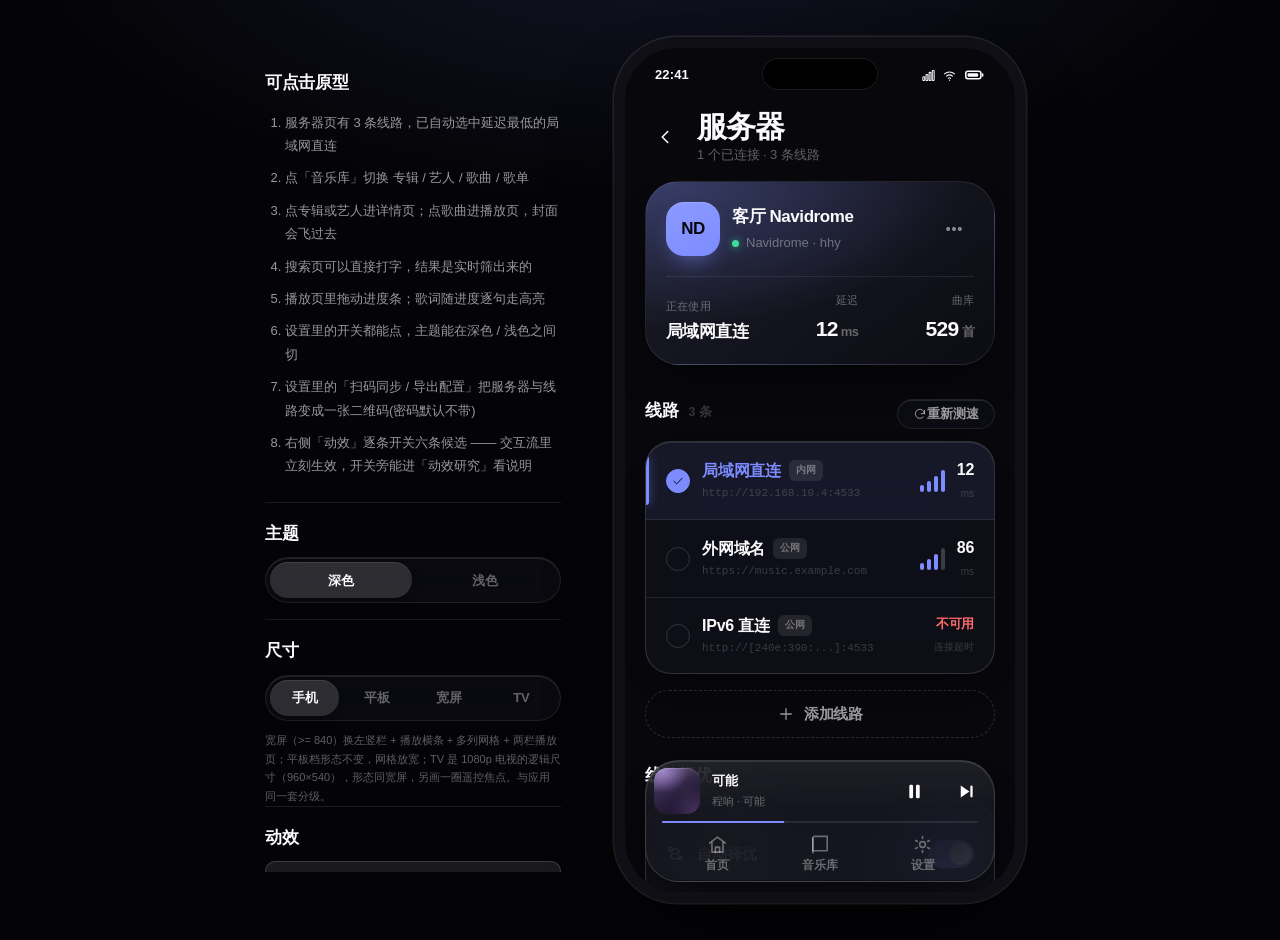
<file: prototype/player.html>
<!DOCTYPE html>
<html lang="zh-CN">
<head>
<meta charset="utf-8">
<meta name="viewport" content="width=device-width, initial-scale=1">
<title>Nordic · 可点击原型</title>
<link rel="stylesheet" href="styles.css">
<!-- 图标片段:候选 / 定稿 / 遮罩预览都从这一份取(由 tool/app_icon.py 生成) -->
<script src="icon.js"></script>
<!-- 页签那颗就是定稿那颗。挂 <link rel=icon> 得等 icon.js 先定义出 ICON_FAVICON,
     所以在它后面插 —— 一个数据 URI,原型仍然零外链。 -->
<script>document.head.insertAdjacentHTML('beforeend', `<link rel="icon" href="${ICON_FAVICON}">`);</script>
</head>
<!-- 交互流:真机尺寸,可点击走完整条核心链路 -->
<body data-mode="stage">
<script src="app.js"></script>
</body>
</html>
</file>
<file: prototype/styles.css>
/* ============================================================
   Nordic — 设计 token 与组件样式
   ------------------------------------------------------------
   视觉方向:封面驱动的沉浸式界面,深色 / 浅色两套。

   两个主题共用同一份组件结构,差异全部落在 token 上:
   深色靠光晕撑层次,浅色靠留白与描边;强调色始终从当前封面提取,
   驱动光晕、进度条、选中态与按钮 —— 每张专辑给界面一套自己的气质。
   所有 token 集中在 :root,后续可直接翻译成 Flutter 主题。
   ============================================================ */

:root {
  color-scheme: dark;

  /* ---- 底色:近黑,带一点冷紫,不是死黑 ---- */
  --bg:      #07070C;
  --bg-1:    #0C0C14;
  --bg-2:    #13131D;
  --bg-3:    #1C1C28;

  /* ---- 文字 ---- */
  --fg:      #FBFBFD;
  --fg-2:    rgba(251, 251, 253, 0.60);
  --fg-3:    rgba(251, 251, 253, 0.37);
  --fg-4:    rgba(251, 251, 253, 0.19);

  /* ---- 分隔与填充 ---- */
  --line:    rgba(251, 251, 253, 0.085);
  --line-2:  rgba(251, 251, 253, 0.15);
  --fill-1:  rgba(251, 251, 253, 0.05);
  --fill-2:  rgba(251, 251, 253, 0.09);
  --fill-3:  rgba(251, 251, 253, 0.14);

  /* ---- 动态强调色:运行时由封面主色覆盖 ---- */
  --accent:      #7C8CFF;
  --accent-ink:  #08080E;
  /* 只给「用强调色画文字」的地方用:浅色下会被压深以保证对比度 */
  --accent-safe: var(--accent);

  /* ---- 选中胶囊(标签栏 / 左竖栏共用一份材料) ----
     一层平涂的 17% 强调色在深色玻璃上几乎读不出来。现在是三件:上浓下淡的
     两档渐变(**体积**)、一圈强调色发丝边(**边缘**)、原有的两道内描边。
     **不要在这里加 `box-shadow` 外发光**:胶囊的底是半透明的,外发光画在
     填充底下会透出来 —— 实测顶缘从 26% 一路亮到 50% 以上,读成一块发光的
     板子,而不是「一颗从玻璃里浮起来的药丸」。要「浮」靠渐变与那道边。
     三档都当 token 留在这里,浅色按比例收一档;应用侧 tokens.dart 的
     pillTop / pillBottom / pillRing 是这三个数的翻译,两边一起改。 */
  --pill-a:    color-mix(in srgb, var(--accent) 26%, transparent);
  --pill-b:    color-mix(in srgb, var(--accent) 13%, transparent);
  --pill-ring: color-mix(in srgb, var(--accent) 30%, transparent);

  /* ---- 材质:深色靠发光,浅色靠描边,所以这些必须走 token ---- */
  --glow:    1;                          /* 光晕强度总闸,浅色下压到很低 */
  --glass:   rgba(24, 24, 33, 0.80);     /* Dock / Tabbar 玻璃底 */
  --glass-2: rgba(24, 24, 33, 0.55);     /* 次级玻璃(服务器卡等) */

  /* ---- 磨砂玻璃 ----
     一层材质,四处复用。底下的楼层越高越不透明,保证文字始终读得清。
     模糊半径在浅色下要收一点 —— 浅底上大半径模糊会糊成一片,反而显脏。 */
  --blur:      34px;                     /* 主模糊半径 */
  --blur-sm:   18px;                     /* 薄玻璃(胶囊 / 输入框) */
  --glass-3:   rgba(20, 20, 29, 0.62);   /* 面板玻璃:卡片 / 弹层 / 分段控件 */
  --glass-4:   rgba(20, 20, 29, 0.42);   /* 更薄的玻璃:输入框 / 胶囊 */
  --glass-sat: 1.8;                      /* 玻璃后的饱和度提升,否则会发灰 */
  --glass-rim: rgba(255, 255, 255, 0.10);/* 玻璃上缘那道高光 */
  --glass-sh:  rgba(0, 0, 0, 0.28);      /* 玻璃内阴影,做出厚度 */

  --scrim:   rgba(3, 3, 6, 0.66);        /* 弹层遮罩 */
  --shade:   rgba(7, 7, 12, 0.34);       /* 氛围背景压暗起点 */
  --shade-2: rgba(7, 7, 12, 0.93);       /* 氛围背景压暗终点 */
  --deck:    #040407;                    /* 设计板 / 交互外壳底色 */
  --edge:    #0F0F15;                    /* 手机外框描边 */
  --edge-2:  rgba(251, 251, 253, 0.10);
  --island:  #000;
  --hi:      rgba(255, 255, 255, 0.22);  /* 封面对角高光 */
  --hi-2:    rgba(255, 255, 255, 0.02);
  --rim:     rgba(255, 255, 255, 0.14);  /* 封面上缘内描边 */
  --depth:   rgba(0, 0, 0, 0.90);        /* 投影 */
  --depth-2: rgba(0, 0, 0, 0.65);
  --mark:    rgba(255, 255, 255, 0.95);  /* 艺人头像/唱片首字 */
  --mark-sh: rgba(0, 0, 0, 0.50);
  --knob:    #FFFFFF;

  --ok:   #3DDC97;
  --warn: #FFC46B;
  --bad:  #FF6B6B;

  /* ---- 圆角 ---- */
  --r-sm: 12px;
  --r-md: 18px;
  --r-lg: 26px;
  --r-xl: 34px;
  --r-full: 999px;

  /* ---- 间距 ---- */
  --s1: 4px;  --s2: 8px;  --s3: 12px; --s4: 16px;
  --s5: 20px; --s6: 26px; --s7: 34px; --s8: 44px;

  /* ---- 字阶 ---- */
  --fs-display: 38px;
  --fs-h1:      30px;
  --fs-h2:      21px;
  --fs-h3:      17px;
  --fs-lg:      16px;
  --fs-md:      15px;
  --fs-sm:      13px;
  --fs-xs:      11px;

  --ease:   cubic-bezier(0.22, 0.61, 0.36, 1);

  /* ---- 封面占位:由 app.js 逐曲替换 ---- */
  --c1: #2A2F3D;
  --c2: #141821;

  /* ---- 胶片颗粒:内联 SVG,不引外链 ---- */
  --grain: url("data:image/svg+xml,%3Csvg xmlns='http://www.w3.org/2000/svg' width='140' height='140'%3E%3Cfilter id='n'%3E%3CfeTurbulence type='fractalNoise' baseFrequency='.85' numOctaves='4' stitchTiles='stitch'/%3E%3C/filter%3E%3Crect width='140' height='140' filter='url(%23n)'/%3E%3C/svg%3E");
}

/* ============================================================
   浅色主题
   ------------------------------------------------------------
   同一套结构,换一副材质。深色下界面靠「发光」建立层次,
   浅色下发光会脏,于是改成靠「留白 + 描边 + 极浅投影」建层次。
   强调色依然由封面提供,浅底上自动压深一档以保证对比度
   (见文末的 color-mix 兜底规则)。
   ============================================================ */

[data-theme="light"] {
  color-scheme: light;

  --bg:      #F6F6F9;
  --bg-1:    #FFFFFF;
  --bg-2:    #FFFFFF;
  --bg-3:    #EDEDF2;

  --fg:      #14141C;
  --fg-2:    rgba(20, 20, 28, 0.66);
  --fg-3:    rgba(20, 20, 28, 0.44);
  --fg-4:    rgba(20, 20, 28, 0.24);

  --line:    rgba(20, 20, 28, 0.09);
  --line-2:  rgba(20, 20, 28, 0.16);
  --fill-1:  rgba(20, 20, 28, 0.045);
  --fill-2:  rgba(20, 20, 28, 0.075);
  --fill-3:  rgba(20, 20, 28, 0.11);

  --glow:    0.14;                       /* 发光几乎关掉,只留一点温度 */
  --glass:   rgba(255, 255, 255, 0.78);
  --glass-2: rgba(255, 255, 255, 0.58);

  /* 浅色下的玻璃:更白、更薄,模糊半径收到一半 —— 浅底上大半径会糊成一片 */
  --blur:      20px;
  --blur-sm:   12px;
  --glass-3:   rgba(255, 255, 255, 0.66);
  --glass-4:   rgba(255, 255, 255, 0.50);
  --glass-sat: 1.5;
  --glass-rim: rgba(255, 255, 255, 0.85);
  --glass-sh:  rgba(20, 22, 40, 0.10);

  --scrim:   rgba(28, 28, 38, 0.30);
  --shade:   rgba(246, 246, 249, 0.52);
  --shade-2: rgba(246, 246, 249, 0.95);
  --deck:    #E8E8EE;
  --edge:    #DCDCE4;
  --edge-2:  rgba(20, 20, 28, 0.10);
  --island:  #0B0B10;                    /* 灵动岛在浅色下仍是黑,才读得出是手机 */
  --rim:     rgba(255, 255, 255, 0.72);
  --depth:   rgba(20, 22, 40, 0.13);
  --depth-2: rgba(20, 22, 40, 0.09);
  --knob:    #FFFFFF;

  /* 封面高光:浅色下白高光会糊成一片,换成一层薄雾 */
  --hi:      rgba(255, 255, 255, 0.30);
  --hi-2:    rgba(20, 20, 28, 0.05);
  --mark:    #FFFFFF;
  --mark-sh: rgba(20, 22, 40, 0.35);

  /* 封面占位默认值也跟着换(未被 app.js 覆盖时用) */
  --c1: #E2E5EE;
  --c2: #C9CEDC;

  /* 选中胶囊:浅底上同样的占比会响一档,收薄。深色那档的来历见 :root。 */
  --pill-a:    color-mix(in srgb, var(--accent) 20%, transparent);
  --pill-b:    color-mix(in srgb, var(--accent) 10%, transparent);
  --pill-ring: color-mix(in srgb, var(--accent) 24%, transparent);
}

/* 浅色下:Home 指示条不能再用白色 */
[data-theme="light"] .home-ind { background: rgba(20, 20, 28, 0.26); }
[data-theme="light"] .statusbar svg { opacity: 0.92; }

/* color 是继承属性,而它只在 body 上声明过一次 —— 于是嵌在深色文档里的浅色区块
   (设计板的两段就是这样并排的)继承到的仍是白字:token 换了,已经算好的颜色没换。
   凡是自带 data-theme 的容器,都把文字色就地重算一遍。 */
[data-theme] { color: var(--fg); }

/* ============================================================
   基础
   ============================================================ */

* { box-sizing: border-box; -webkit-tap-highlight-color: transparent; }

html, body {
  margin: 0;
  padding: 0;
  background: var(--deck);
  color: var(--fg);
  font-family: -apple-system, BlinkMacSystemFont, "Segoe UI Variable Display",
               "Segoe UI", "PingFang SC", "HarmonyOS Sans SC",
               "Microsoft YaHei UI", "Microsoft YaHei", "Noto Sans SC", Roboto, sans-serif;
  font-size: var(--fs-md);
  line-height: 1.45;
  -webkit-font-smoothing: antialiased;
  text-rendering: optimizeLegibility;
}

button { font: inherit; color: inherit; background: none; border: 0; cursor: pointer; padding: 0; }
input  { font: inherit; color: inherit; }
ul { margin: 0; padding: 0; list-style: none; }
h1, h2, h3, h4 { margin: 0; font-weight: 680; }

::-webkit-scrollbar { width: 0; height: 0; }

/* ============================================================
   手机外框
   ============================================================ */

.phone {
  position: relative;
  width: 390px;
  height: 844px;
  flex: 0 0 auto;
  border-radius: 52px;
  background: var(--bg);
  overflow: hidden;
  display: flex;
  flex-direction: column;
  isolation: isolate;
  /* container 查询的锚点:这一台「设备」的宽度决定内部走哪套形态 ——
     见文件尾「宽屏 / 平板」。挂在 .phone 上而不是看浏览器视口,
     是因为设计板上每一格、舞台上那一台都是独立的「设备」。 */
  container-type: inline-size;
  box-shadow:
    0 0 0 11px var(--edge),
    0 0 0 12.5px var(--edge-2),
    0 44px 90px -26px var(--depth);
}

/* 灵动岛 —— 让每一屏都明确读作「手机页面」 */
.island {
  position: absolute;
  top: 10px; left: 50%;
  transform: translateX(-50%);
  width: 116px; height: 32px;
  border-radius: var(--r-full);
  background: var(--island);
  z-index: 30;
  box-shadow: inset 0 0 0 1px var(--edge-2);
}

/* 底部 Home 指示条(沉浸式页面用) */
.home-ind {
  position: absolute;
  bottom: 7px; left: 50%;
  transform: translateX(-50%);
  width: 132px; height: 5px;
  border-radius: 3px;
  background: var(--edge-2);
  z-index: 26;
  pointer-events: none;
}

/* ============================================================
   状态栏
   ============================================================ */

.statusbar {
  flex: 0 0 auto;
  height: 54px;
  display: flex;
  align-items: center;
  justify-content: space-between;
  padding: 0 30px;
  font-size: var(--fs-sm);
  font-weight: 640;
  letter-spacing: 0.01em;
  position: relative;
  z-index: 20;
}
.statusbar .sb-right { display: flex; align-items: center; gap: 6px; color: var(--fg); }
.statusbar svg { display: block; }

/* ============================================================
   磨砂玻璃材质
   ------------------------------------------------------------
   一个基类 + 三档厚薄,所有「浮在内容之上」的表面都从这儿取。
   做法:半透明底 + backdrop-filter 模糊身后 + 上缘一道高光内描边。
   那道高光是玻璃感的关键 —— 没有它,半透明色块只会读成「一块灰」。
   ============================================================ */

.glass,
.glass-panel,
.glass-thin {
  position: relative;
  -webkit-backdrop-filter: blur(var(--blur)) saturate(var(--glass-sat));
  backdrop-filter: blur(var(--blur)) saturate(var(--glass-sat));
}

/* 面板玻璃:卡片 / 弹层 / 分段控件 —— 底下的内容透得最少,文字最稳 */
.glass-panel {
  background: var(--glass-3);
  border: 1px solid var(--line-2);
  box-shadow:
    inset 0 1px 0 var(--glass-rim),
    inset 0 0 0 0.5px var(--glass-sh),
    0 18px 40px -24px var(--depth);
}

/* 薄玻璃:输入框 / 筛选胶囊 —— 能透出较多背景,但不承载长文本 */
.glass-thin {
  background: var(--glass-4);
  border: 1px solid var(--line);
  -webkit-backdrop-filter: blur(var(--blur-sm)) saturate(var(--glass-sat));
  backdrop-filter: blur(var(--blur-sm)) saturate(var(--glass-sat));
  box-shadow: inset 0 1px 0 var(--glass-rim);
}

/* 顶栏玻璃:滚动时压住下面的内容 */
.appbar.glass {
  background: var(--glass-3);
  border-bottom: 1px solid var(--line);
  box-shadow: inset 0 1px 0 var(--glass-rim);
  -webkit-backdrop-filter: blur(var(--blur)) saturate(var(--glass-sat));
  backdrop-filter: blur(var(--blur)) saturate(var(--glass-sat));
}

/* ============================================================
   布局骨架
   ============================================================ */

.screen {
  position: relative;
  flex: 1 1 auto;
  display: flex;
  flex-direction: column;
  min-height: 0;
}

/* 整屏淡入 —— **只给「真的换了屏、又没人替它演过渡」的那一次**。与底部悬浮
   tab 的胶囊同一套缓动(220ms / --ease)。真机上由 Flutter 侧的 FadeTransition
   实现,这里只是原型对齐。

   这条原先**无条件**挂在 `.screen` 上,于是每次重绘都会重演一遍:切歌、暂停、
   换栏、开弹层、弹个气泡 —— 这些都要 `render()`,而 `render()` 换掉的是整段
   `innerHTML`,新节点上的动画就从头再跑一次。整屏在 220ms 里从全透明淡回来,
   读起来就是**闪一下**(实测切歌那一帧 `.screen` 的 opacity 是 0.00)。
   现在由 app.js 点名(见 renderStage 的 paint):换了屏才加 `.fx-screen`。 */
.screen.fx-screen {
  /* `backwards` 而不是 `both`:只借它撑住起始那一帧,演完把值交还给普通样式,
     免得一层动画结果永远压在元素上(同时挂 transform 时会顶掉按压回弹)。 */
  animation: screen-in 0.22s var(--ease) backwards;
}

@keyframes screen-in {
  from { opacity: 0; }
  to   { opacity: 1; }
}

.scroll {
  flex: 1 1 auto;
  overflow-y: auto;
  overscroll-behavior: contain;
  position: relative;
  z-index: 1;
}
.pad { padding: 0 var(--s6); }

/* 大标题栏 —— 取代旧的居中窄标题 */
.appbar {
  flex: 0 0 auto;
  display: flex;
  align-items: center;
  gap: var(--s3);
  padding: var(--s2) var(--s5) var(--s4);
  position: relative;
  z-index: 5;
  min-height: 56px;
}
.appbar .h1 {
  font-size: var(--fs-h1);
  font-weight: 720;
  letter-spacing: -0.035em;
  line-height: 1.1;
}
.appbar .sub {
  font-size: var(--fs-sm);
  color: var(--fg-3);
  margin-top: 3px;
  letter-spacing: -0.005em;
}
.appbar .spacer { flex: 1 1 auto; }

/* 次级页面标题栏(带返回) */
.appbar.nav { min-height: 52px; padding: var(--s2) var(--s4) var(--s3); gap: var(--s2); }
.appbar.nav .h1 { font-size: var(--fs-h3); font-weight: 660; letter-spacing: -0.015em; }

.icon-btn {
  width: 40px; height: 40px;
  flex: 0 0 auto;
  display: grid; place-items: center;
  border-radius: var(--r-full);
  color: var(--fg);
  transition: background 0.18s var(--ease), color 0.18s var(--ease), transform 0.12s var(--ease);
}
.icon-btn:hover { background: var(--fill-2); }
.icon-btn:active { transform: scale(0.92); }
.icon-btn.quiet { color: var(--fg-2); }
.icon-btn.quiet:hover { color: var(--fg); }
.icon-btn.halo { background: var(--fill-1); }

/* ============================================================
   章节标题(取代全大写字母间距的旧式分组标签)
   ============================================================ */

.section {
  display: flex;
  align-items: baseline;
  gap: 10px;
  padding: var(--s6) var(--s5) var(--s3);
}
.section h2 {
  font-size: var(--fs-h3);
  font-weight: 700;
  letter-spacing: -0.02em;
}
.section .trail {
  margin-left: auto;
  font-size: var(--fs-sm);
  color: var(--fg-3);
  display: flex;
  align-items: center;
  gap: 5px;
}
.section .count { font-size: var(--fs-sm); color: var(--fg-4); font-weight: 600; }

/* 排序入口 —— 挂在章节头右侧,顺带说明「这一栏按什么排」。
   做成安静的文字按钮而不是又一颗胶囊:它不是状态显示,再多一颗胶囊会把
   章节头压重。(档位那颗之所以是胶囊,是因为它同时报着当前码率。) */
.sort-btn {
  margin-left: auto;
  align-self: center;
  display: inline-flex; align-items: center; gap: 5px;
  height: 30px; padding: 0 10px 0 8px;
  border-radius: var(--r-full);
  border: 1px solid transparent;
  background: none;
  font-size: var(--fs-sm); font-weight: 640;
  color: var(--fg-3);
  transition: color 0.18s var(--ease), background 0.18s var(--ease), border-color 0.18s var(--ease);
}
.sort-btn:hover { color: var(--fg); background: var(--fill-1); border-color: var(--line); }

.section .chip, .section .pill-btn { align-self: center; }

.divider { height: 1px; background: var(--line); margin: 0 var(--s5); }

/* 通用弹性伸缩 */
.grow { flex: 1 1 auto; min-width: 0; }

/* 勾选圆点:全局一份,线路 / 质量 / 设置共用 */
.tick {
  width: 24px; height: 24px; flex: 0 0 auto;
  border-radius: var(--r-full);
  display: grid; place-items: center;
  border: 1.6px solid var(--line-2);
  color: transparent;
  transition: background 0.18s var(--ease), border-color 0.18s var(--ease);
}
.tick.on { background: var(--accent); border-color: var(--accent); color: var(--accent-ink); }

/* ============================================================
   按钮
   ============================================================ */

.btn {
  height: 52px;
  border-radius: var(--r-full);
  display: inline-flex; align-items: center; justify-content: center; gap: 9px;
  font-size: var(--fs-lg); font-weight: 660;
  letter-spacing: -0.01em;
  transition: transform 0.14s var(--ease), filter 0.18s var(--ease);
}
.btn:active { transform: scale(0.975); }
.btn.primary {
  width: 100%;
  background: linear-gradient(158deg,
              color-mix(in srgb, var(--accent) 90%, #fff), var(--accent));
  color: var(--accent-ink);
  box-shadow: 0 16px 34px -14px color-mix(in srgb, var(--accent) 75%, transparent),
              inset 0 1px 0 var(--rim);
}
.btn.ghost {
  width: 100%;
  border: 1px dashed var(--line-2);
  color: var(--fg-2);
  font-size: var(--fs-md);
  font-weight: 620;
}
.btn.ghost:hover { background: var(--fill-1); color: var(--fg); }

.pill-btn {
  height: 36px; padding: 0 16px;
  border-radius: var(--r-full);
  display: inline-flex; align-items: center; gap: 7px;
  font-size: var(--fs-sm); font-weight: 640;
  background: var(--fill-2);
  color: var(--fg-2);
  transition: background 0.18s var(--ease), color 0.18s var(--ease);
}
.pill-btn:hover { background: var(--fill-3); color: var(--fg); }
.pill-btn.solid { background: var(--accent); color: var(--accent-ink); }

/* 分段控件 */
.segmented {
  display: flex; gap: 3px;
  padding: 4px;
  background: var(--glass-4);
  -webkit-backdrop-filter: blur(var(--blur-sm)) saturate(var(--glass-sat));
  backdrop-filter: blur(var(--blur-sm)) saturate(var(--glass-sat));
  border-radius: var(--r-full);
  border: 1px solid var(--line);
  box-shadow: inset 0 1px 0 var(--glass-rim);
}
.segmented button {
  flex: 1 1 0;
  height: 36px;
  border-radius: var(--r-full);
  font-size: var(--fs-sm); font-weight: 650;
  color: var(--fg-3);
  letter-spacing: -0.005em;
  transition: background 0.2s var(--ease), color 0.2s var(--ease);
}
/* 选中那块做成实心玻璃片,浮在轨道上 —— 分段控件的「滑块」感 */
.segmented button[aria-selected="true"] {
  background: var(--fill-3);
  color: var(--fg);
  box-shadow:
    inset 0 1px 0 var(--glass-rim),
    0 4px 12px -6px var(--depth-2);
}

/* ============================================================
   表单
   ============================================================ */

.field { display: flex; flex-direction: column; gap: 8px; }
.field > label {
  font-size: var(--fs-sm); font-weight: 640; color: var(--fg-3);
  padding-left: 4px;
}
.field .input {
  height: 54px;
  display: flex; align-items: center; gap: 11px;
  padding: 0 17px;
  background: var(--fill-1);
  border: 1px solid var(--line);
  border-radius: var(--r-md);
  transition: border-color 0.2s var(--ease), background 0.2s var(--ease);
}
.field .input:focus-within {
  border-color: color-mix(in srgb, var(--accent) 62%, transparent);
  background: var(--fill-2);
}
.field .input input {
  flex: 1 1 auto; min-width: 0;
  background: none; border: 0; outline: 0;
  font-size: var(--fs-lg);
}
.field .input input::placeholder { color: var(--fg-4); }
.field .hint { font-size: var(--fs-xs); color: var(--fg-3); padding-left: 4px; line-height: 1.55; }

/* ============================================================
   卡片
   ============================================================ */

.card {
  background: var(--glass-3);
  -webkit-backdrop-filter: blur(var(--blur)) saturate(var(--glass-sat));
  backdrop-filter: blur(var(--blur)) saturate(var(--glass-sat));
  border: 1px solid var(--line-2);
  border-radius: var(--r-lg);
  box-shadow:
    inset 0 1px 0 var(--glass-rim),
    0 16px 36px -26px var(--depth);
  overflow: hidden;
}
/* 卡片本身就是玻璃,flat 只是去掉投影 */
.card.flat { box-shadow: inset 0 1px 0 var(--glass-rim); }

/* ============================================================
   封面
   ============================================================ */

.cover {
  position: relative;
  flex: 0 0 auto;
  overflow: hidden;
  border-radius: var(--r-md);
  background-color: var(--c2);
  background-image:
    radial-gradient(88% 74% at 18% 8%,
      color-mix(in srgb, var(--accent) 62%, transparent), transparent 64%),
    radial-gradient(84% 92% at 88% 92%,
      color-mix(in srgb, var(--c1) 92%, transparent), transparent 62%),
    linear-gradient(148deg, var(--c1), var(--c2));
  box-shadow: 0 18px 38px -16px var(--depth),
              inset 0 1px 0 var(--rim);
}
/* 斜向高光 */
.cover::before {
  content: "";
  position: absolute; inset: 0;
  background: linear-gradient(158deg,
    var(--hi), var(--hi-2) 40%, transparent 60%);
  pointer-events: none;
}
/* 胶片颗粒 */
.cover::after {
  content: "";
  position: absolute; inset: 0;
  background-image: var(--grain);
  opacity: 0.17;
  mix-blend-mode: overlay;
  pointer-events: none;
}
.cover.sq { aspect-ratio: 1 / 1; }

/* 封面目前是纯渐变占位,不放文字;真实封面接入时在这里铺一张图。 */
/* ============================================================
   列表行
   ============================================================ */

.row {
  display: flex; align-items: center; gap: var(--s3);
  height: 64px;
  padding: 0 var(--s5);
  transition: background 0.16s var(--ease);
}
.row:hover { background: var(--fill-1); }
.row .grow { flex: 1 1 auto; min-width: 0; }
.row .line1 {
  font-size: var(--fs-lg); font-weight: 600;
  letter-spacing: -0.012em;
  white-space: nowrap; overflow: hidden; text-overflow: ellipsis;
}
.row .line2 {
  font-size: var(--fs-sm); color: var(--fg-3);
  white-space: nowrap; overflow: hidden; text-overflow: ellipsis;
  margin-top: 3px;
}
.row .trail {
  flex: 0 0 auto; color: var(--fg-3);
  font-size: var(--fs-sm); font-variant-numeric: tabular-nums;
}
.row .cover { width: 52px; height: 52px; border-radius: 14px; }
.row.playing .line1 { color: var(--accent-safe); }

/* 正在播放的跳动条 */
.bars { display: flex; align-items: flex-end; gap: 2.5px; height: 15px; flex: 0 0 auto; }
.bars i {
  width: 3px; border-radius: 2px; background: var(--accent);
  animation: eq 1.05s ease-in-out infinite;
}
.bars i:nth-child(1) { height: 42%; animation-delay: -0.42s; }
.bars i:nth-child(2) { height: 92%; animation-delay: -0.9s; }
.bars i:nth-child(3) { height: 62%; animation-delay: -0.15s; }
@keyframes eq { 0%, 100% { transform: scaleY(0.42); } 50% { transform: scaleY(1); } }

/* 艺人首字母块 */
.avatar {
  width: 52px; height: 52px;
  flex: 0 0 auto;
  border-radius: var(--r-full);
  display: grid; place-items: center;
  font-size: 18px; font-weight: 700;
  letter-spacing: -0.02em;
  color: var(--mark);
  overflow: hidden;
  box-shadow: inset 0 1px 0 var(--rim);
}

/* ============================================================
   音乐库
   ============================================================ */

/* 大封面网格 */
.grid-covers {
  display: grid;
  /* 列数由 JS 同步(--grid-cols,见 app.js 的 gridColsOf / syncGrids)——
     与应用 NordicWindow.gridColumns **同一条公式**。默认 2 列 = 手机形态,
     JS 没跑起来时也是今天的样子。 */
  grid-template-columns: repeat(var(--grid-cols, 2), 1fr);
  gap: var(--s5) var(--s4);
  padding: var(--s2) var(--s5) var(--s3);
}
.album-tile { display: flex; flex-direction: column; gap: 10px; }
.album-tile .cover { width: 100%; border-radius: 22px; }
.album-tile .name {
  font-size: var(--fs-md); font-weight: 640;
  letter-spacing: -0.015em;
  white-space: nowrap; overflow: hidden; text-overflow: ellipsis;
}
.album-tile .meta {
  font-size: var(--fs-sm); color: var(--fg-3);
  white-space: nowrap; overflow: hidden; text-overflow: ellipsis;
  margin-top: 2px;
}

/* 继续收听:整宽英雄卡 */
.hero-card {
  margin: 0 var(--s5) var(--s2);
  border-radius: var(--r-xl);
  position: relative;
  overflow: hidden;
  padding: var(--s4);
  display: flex; align-items: center; gap: var(--s4);
  background:
    radial-gradient(120% 130% at 0% 0%,
      color-mix(in srgb, var(--accent) 34%, transparent), transparent 68%),
    linear-gradient(140deg, var(--bg-3), var(--bg-1));
  border: 1px solid var(--line);
  box-shadow: 0 22px 44px -24px var(--depth);
}
.hero-card .cover { width: 92px; height: 92px; border-radius: 20px; }
.hero-card .label {
  font-size: var(--fs-xs); font-weight: 700;
  letter-spacing: 0.1em;
  color: color-mix(in srgb, var(--accent) 82%, var(--fg));
  margin-bottom: 7px;
}
.hero-card .t {
  font-size: var(--fs-h3); font-weight: 700;
  letter-spacing: -0.02em;
  white-space: nowrap; overflow: hidden; text-overflow: ellipsis;
}
.hero-card .a {
  font-size: var(--fs-sm); color: var(--fg-2);
  margin-top: 4px;
  white-space: nowrap; overflow: hidden; text-overflow: ellipsis;
}
/* 卡片右边那三颗键**竖着排**:横着塞在 92 的封面右边,歌名会被挤没。
   中间那颗是实心的播放键,上下是安静的切歌键 —— 一眼看出主次。 */
.hero-card .stack {
  display: flex; flex-direction: column; align-items: center;
  gap: 2px; flex: 0 0 auto;
}
.hero-card .stack .icon-btn { width: 36px; height: 36px; color: var(--fg-2); }
.hero-card .stack .icon-btn:hover { color: var(--fg); }
.hero-card .stack .go { width: 44px; height: 44px; }
.hero-card .time {
  font-size: var(--fs-xs); color: var(--fg-3);
  margin-top: 8px;
  font-variant-numeric: tabular-nums;
}

/* 歌单横排:封面 + 名字 + 首数,一颗一颗(首页那一条用) */
.pl-chip {
  flex: 0 0 auto;
  display: flex; align-items: center; gap: var(--s3);
  padding: 8px 16px 8px 8px;
  border-radius: var(--r-full);
  background: var(--fill-1);
  border: 1px solid var(--line);
  cursor: pointer;
  transition: background 0.16s var(--ease);
}
.pl-chip:hover { background: var(--fill-2); }
.pl-chip .cover { border-radius: 9px; }
.pl-chip .name { font-size: var(--fs-md); font-weight: 640; letter-spacing: -0.01em; white-space: nowrap; }
.pl-chip .n { font-size: var(--fs-xs); color: var(--fg-3); }

.hero-card .go {
  width: 46px; height: 46px;
  border-radius: var(--r-full);
  display: grid; place-items: center;
  background: var(--accent); color: var(--accent-ink);
  box-shadow: 0 10px 22px -8px color-mix(in srgb, var(--accent) 80%, transparent);
}

/* 「继续收听」卡片下面那条细进度。坞里已经有一条,但坞是常驻的,
   这一条属于这张卡片自己的进度 —— 有它才看得出「继续」是从哪儿继续。 */
.prog-line {
  height: 3px; border-radius: var(--r-full);
  background: var(--fill-3);
  overflow: hidden;
}
.prog-line i {
  display: block; height: 100%;
  border-radius: var(--r-full);
  background: var(--accent);
}

/* 横滑轨道 */
.rail { padding: var(--s2) 0 var(--s4); }
.rail-track {
  display: flex; gap: var(--s4);
  padding: 0 var(--s5);
  overflow-x: auto;
}
.rail-item { flex: 0 0 142px; display: flex; flex-direction: column; gap: 10px; }
.rail-item .cover { border-radius: 22px; }
.rail-item .name {
  font-size: var(--fs-sm); font-weight: 640;
  letter-spacing: -0.01em;
  white-space: nowrap; overflow: hidden; text-overflow: ellipsis;
}
.rail-item .meta { font-size: var(--fs-xs); color: var(--fg-3); margin-top: 2px; }

/* 彩色方块 + 大初始字(艺人头像) */
.artist-tile { flex: 0 0 152px; display: flex; flex-direction: column; gap: 11px; }
.plate {
  height: 152px;
  border-radius: 26px;
  display: grid; place-items: center;
  overflow: hidden;
  position: relative;
  container-type: size;
  background-color: var(--c2);
  background-image:
    radial-gradient(90% 76% at 20% 10%,
      color-mix(in srgb, var(--accent) 58%, transparent), transparent 64%),
    linear-gradient(150deg, var(--c1), var(--c2));
  box-shadow: inset 0 1px 0 var(--rim),
              0 18px 34px -18px var(--depth);
}
.plate::after {
  content: "";
  position: absolute; inset: 0;
  background-image: var(--grain);
  opacity: 0.16; mix-blend-mode: overlay;
}
.plate span {
  font-size: 34cqw;
  font-weight: 780;
  letter-spacing: -0.05em;
  color: var(--mark);
  position: relative; z-index: 1;
  text-shadow: 0 3px 16px var(--mark-sh);
}
.artist-tile .name {
  font-size: var(--fs-md); font-weight: 650;
  letter-spacing: -0.015em;
  white-space: nowrap; overflow: hidden; text-overflow: ellipsis;
}
.artist-tile .meta { font-size: var(--fs-sm); color: var(--fg-3); margin-top: 3px; }

/* ============================================================
   服务器 / 线路
   ============================================================ */

.server-hero {
  margin: 0 var(--s5) var(--s2);
  border-radius: var(--r-xl);
  padding: var(--s5);
  position: relative;
  overflow: hidden;
  background:
    radial-gradient(130% 120% at 6% 0%,
      color-mix(in srgb, var(--accent) 30%, transparent), transparent 66%),
    linear-gradient(142deg, var(--bg-3), var(--bg-1));
  border: 1px solid var(--line);
  box-shadow: 0 24px 48px -26px var(--depth);
}
.server-hero .top { display: flex; align-items: center; gap: var(--s3); }
.server-hero .badge {
  width: 54px; height: 54px; flex: 0 0 auto;
  border-radius: var(--r-md);
  display: grid; place-items: center;
  font-size: var(--fs-h3); font-weight: 760;
  letter-spacing: -0.03em;
  color: var(--accent-ink);
  background: linear-gradient(155deg,
              color-mix(in srgb, var(--accent) 88%, #fff), var(--accent));
  box-shadow: inset 0 1px 0 var(--rim),
              0 12px 24px -12px color-mix(in srgb, var(--accent) 80%, transparent);
}
.server-hero .nm {
  font-size: var(--fs-h3); font-weight: 700;
  letter-spacing: -0.025em;
}
.server-hero .sub {
  font-size: var(--fs-sm); color: var(--fg-3);
  margin-top: 4px;
  display: flex; align-items: center; gap: 7px;
}
.server-hero .stat {
  display: flex; align-items: flex-end; justify-content: space-between;
  gap: var(--s4);
  margin-top: var(--s5);
  padding-top: var(--s4);
  border-top: 1px solid var(--line);
}
.server-hero .stat .k {
  font-size: var(--fs-xs); color: var(--fg-3);
  letter-spacing: 0.02em; margin-bottom: 5px;
}
.server-hero .stat .v {
  font-size: var(--fs-h2); font-weight: 720;
  letter-spacing: -0.03em;
  font-variant-numeric: tabular-nums;
}
.server-hero .stat .v small { font-size: var(--fs-sm); font-weight: 600; color: var(--fg-3); margin-left: 3px; }

/* 信号强度条 */
.sig { display: flex; align-items: flex-end; gap: 3px; height: 22px; }
.sig i {
  width: 4px; border-radius: 2px;
  background: var(--fg-4);
}
.sig i:nth-child(1) { height: 30%; }
.sig i:nth-child(2) { height: 50%; }
.sig i:nth-child(3) { height: 72%; }
.sig i:nth-child(4) { height: 100%; }
.sig i.on { background: var(--accent); }

.dot {
  width: 7px; height: 7px; border-radius: var(--r-full);
  flex: 0 0 auto;
}
.dot.ok   { background: var(--ok);   box-shadow: 0 0 9px color-mix(in srgb, var(--ok) 75%, transparent); }
.dot.warn { background: var(--warn); box-shadow: 0 0 9px color-mix(in srgb, var(--warn) 75%, transparent); }
.dot.bad  { background: var(--bad); }
.dot.idle { background: var(--fg-4); }

/* 线路行 */
.route {
  display: flex; align-items: center; gap: var(--s3);
  padding: var(--s4) var(--s5);
  border-bottom: 1px solid var(--line);
  position: relative;
  transition: background 0.16s var(--ease);
}
.route:last-child { border-bottom: 0; }
.route .rname {
  font-size: var(--fs-lg); font-weight: 650;
  letter-spacing: -0.015em;
  display: flex; align-items: center; gap: 8px;
}
.route .tag {
  font-size: 10px; font-weight: 700;
  letter-spacing: 0.02em;
  padding: 3px 7px;
  border-radius: 6px;
  background: var(--fill-2);
  color: var(--fg-3);
}
.route .rurl {
  font-size: var(--fs-xs); color: var(--fg-4);
  font-family: ui-monospace, "SF Mono", "Cascadia Mono", Consolas, monospace;
  margin-top: 4px;
  white-space: nowrap; overflow: hidden; text-overflow: ellipsis;
}
.route .ms {
  text-align: right;
  font-variant-numeric: tabular-nums;
  flex: 0 0 auto;
}
.route .ms b {
  display: block;
  font-size: var(--fs-lg); font-weight: 700;
  letter-spacing: -0.02em;
}
.route .ms small { font-size: 10px; color: var(--fg-4); }
.route.selected { background: color-mix(in srgb, var(--accent) 7%, transparent); }
.route.selected::before {
  content: "";
  position: absolute; left: 0; top: 14px; bottom: 14px;
  width: 3px; border-radius: 0 3px 3px 0;
  background: var(--accent);
  box-shadow: 0 0 10px color-mix(in srgb, var(--accent) 70%, transparent);
}
.route.selected .rname { color: var(--accent-safe); }

.scan-dots i {
  display: inline-block; width: 3px; height: 3px; margin-left: 3px;
  border-radius: 50%; background: var(--fg-3);
  animation: scan 1s ease-in-out infinite;
}
.scan-dots i:nth-child(2) { animation-delay: 0.16s; }
.scan-dots i:nth-child(3) { animation-delay: 0.32s; }
@keyframes scan { 0%, 100% { opacity: 0.25; } 50% { opacity: 1; } }

/* ============================================================
   底部:播放坞 + 标签栏(悬浮胶囊)
   ============================================================ */

.bottomstack {
  /* 真的浮在列表之上 —— 内容从它身后滚过去,backdrop-filter 才有东西可模糊。
     正常流里的话,玻璃后面是空的,模糊出来只是一块灰。 */
  position: absolute;
  left: 0; right: 0; bottom: 0;
  display: flex; flex-direction: column;
  /* **左右各 20,与内容栏同一条线**(--s5)。
     这一颗的位置前后试过三版:10(几乎满宽,读作贴边的横栏)、
     28(比内容栏还窄,于是它跟屏幕上任何东西都对不齐 —— 那才是「不舒服」
     的来源)。20 是**内容栏自己的左边距**,托盘于是与上面每一条卡片同一条
     左缘线,一眼看得出是「这一列的最下面那一块」。
     **这是托盘的宽,不是里面那颗药丸的宽**(那两颗数在 .tabbar 里,另算)。
     宽屏播放横条另有一版(见文件尾的容器查询):那一档它是横栏,左右 10。 */
  padding: 0 20px 10px;
  z-index: 12;
}

/* 托盘 —— 播放坞 + 标签栏共享的那**一层**玻璃。
   两块分开时各有一圈边框与阴影,合起来之后这些只该有一份;
   圆角取 r-xl 而不是全圆:一整块两行的东西做成胶囊,上下缘会鼓得像药丸。 */
.tray {
  border-radius: var(--r-xl);
  overflow: hidden;
  /* 三层叠出「一块实心玻璃」的读法,而不是一块半透明色块:
       1. 上缘那道光在玻璃体内散开的一层薄雾(0 → 38% 就没了);
       2. 玻璃本身;
       3. 下缘一道内阴影 —— CSS 的 inset 影,让底边有厚度、不是纸片。
     薄雾用 --glass-rim 的色相而不是纯白:深色下那道高光是冷白的,浅色下是
     一层几乎看不出来的白雾 —— 两种主题共用一条公式。 */
  background:
    linear-gradient(180deg,
      color-mix(in srgb, var(--glass-rim) 46%, transparent) 0%,
      transparent 38%),
    var(--glass);
  -webkit-backdrop-filter: blur(var(--blur)) saturate(var(--glass-sat));
  backdrop-filter: blur(var(--blur)) saturate(var(--glass-sat));
  border: 1px solid var(--line-2);
  box-shadow:
    inset 0 1px 0 var(--glass-rim),
    inset 0 -1px 0 var(--glass-sh),
    0 20px 40px -20px var(--depth);
}

/* 两行之间那条细线,同时是进度条 —— 见 app.js 里 bottom() 的说明。 */
.tray-line {
  position: relative;
  height: 2px;
  margin: 0 var(--s4);
  border-radius: var(--r-full);
  background: var(--fill-2);
  overflow: hidden;
}
.tray-line i {
  position: absolute; left: 0; top: 0; bottom: 0;
  background: var(--accent);
  box-shadow: 0 0 8px color-mix(in srgb, var(--accent) 80%, transparent);
  transition: width 0.25s linear;
}

/* 列表补一段下边距,免得最后一行被压在播放坞下面 */
.screen:has(.bottomstack) .scroll { padding-bottom: 150px; }

.dock {
  height: 60px;
  display: flex; align-items: center; gap: var(--s3);
  padding: 0 8px;
  cursor: pointer;
}
/* 整条坞按下去亮一层。原先漏了这条,于是按下去屏幕上什么都不动 ——
   docs/performance.md 里已经记过:可点元素没有按下反馈时,手感上就是「这机器慢」,
   而坞正好是一整条大块面。token 与 .row:hover 同一套;圆角由 .tray 的
   overflow: hidden 裁,这里不必再写。 */
.dock:hover, .dock:active { background: var(--fill-1); }
.dock .cover { width: 46px; height: 46px; border-radius: 13px; }
.dock .grow { flex: 1 1 auto; min-width: 0; }
.dock .line1 {
  font-size: var(--fs-sm); font-weight: 650;
  letter-spacing: -0.01em;
  white-space: nowrap; overflow: hidden; text-overflow: ellipsis;
}
.dock .line2 {
  font-size: var(--fs-xs); color: var(--fg-3); margin-top: 3px;
  white-space: nowrap; overflow: hidden; text-overflow: ellipsis;
}
.tabbar {
  /* 58 而不是 62:内容一变高,整行就该收一收,否则上下多出来的那几像素
     读着就是「块头大」。 */
  height: 58px;
  display: flex; align-items: center;
  /* 20 的边距 + button 上 20 的 margin,与三颗之间的 40 缝是同一套数 ——
     而且 **20 就是内容栏的左边距**。整块托盘上上下下只有这一个数:
     内容栏缩进 20、托盘左右留白 20、标签栏内衬 20、药丸内缩 20。
     **托盘与这里是一起动的**:托盘窄了而这里不动,三颗药丸会被压到
     点按下限边上(334 - 44 三等分再各减 44 只剩 53)。 */
  padding: 0 20px;
}
.tabbar button {
  flex: 1 1 0;
  /* 药丸按内容收窄,不再横跨三分之一屏 —— 原先那颗 118.7 × 54 是一块
     「板子」。63.3 才是真药丸的比例(63.3 / 50 = 1.27),「音乐库」
     两边各留 14。点按范围跟着窄,离 48 的下限仍有余量。 */
  height: 50px;
  margin: 0 20px;
  border-radius: var(--r-full);
  display: flex; flex-direction: column; align-items: center; justify-content: center;
  /* 图标与文字之间松一格,再把文字行高收到 1:内容整体长高到 38.5,
     在 50 的胶囊里上下各剩 5.75,四周不再挤。 */
  gap: 4px;
  font-size: 11.5px; font-weight: 640;
  line-height: 1;
  letter-spacing: 0.005em;
  color: var(--fg-3);
  /* **未选中也占着那 1px 的边**(透明)—— 选中时只换颜色,不换宽度:
     两种写法在 box-sizing: border-box 下外框同宽,但先有边才能让边框色
     跟着 200ms 淡进来,否则那一下是「啪」地出现。 */
  border: 1px solid transparent;
  transition: color 0.2s var(--ease), background 0.2s var(--ease),
    border-color 0.2s var(--ease), box-shadow 0.2s var(--ease);
}
/* 选中项做成一颗凹进去的玻璃胶囊 —— 记住的是位置,不是颜色。
   **一层平涂的 17% 强调色在深色玻璃上几乎读不出来**(那张选中图就是这么来的:
   四颗里看不出哪一颗是活的)。现在是三件:上浓下淡的强调色渐变(有体积,不是
   一块塑料片)、原有的两道内描边(凸起)、**一圈 1px 的强调色发丝边**(边缘)。 */
.tabbar button[aria-selected="true"] {
  color: var(--fg);
  background: linear-gradient(180deg, var(--pill-a), var(--pill-b));
  /* 发丝边替掉外发光(见 :root `--pill-ring` 那条:半透明底上外发光会透出来)。
     `box-sizing: border-box` 是全局的,1px 的边不吃宽高。 */
  border: 1px solid var(--pill-ring);
  box-shadow:
    inset 0 1px 0 var(--glass-rim),
    inset 0 -1px 0 var(--glass-sh);
}
.tabbar button[aria-selected="true"] svg { color: var(--accent-safe); }

/* ============================================================
   氛围背景(沉浸式页面)
   ============================================================ */

.ambient {
  position: absolute; inset: 0;
  z-index: 0;
  pointer-events: none;
  overflow: hidden;
}
.ambient::before {
  content: "";
  position: absolute; inset: -28%;
  background:
    radial-gradient(48% 34% at 24% 10%,
      color-mix(in srgb, var(--accent) 66%, transparent), transparent 62%),
    radial-gradient(44% 38% at 82% 24%,
      color-mix(in srgb, var(--c1) 78%, transparent), transparent 66%),
    radial-gradient(58% 42% at 50% 96%,
      color-mix(in srgb, var(--accent) 42%, transparent), transparent 72%);
  filter: blur(62px) saturate(1.35);
  opacity: 0.55;
}
.ambient::after {
  content: "";
  position: absolute; inset: 0;
  background: linear-gradient(180deg,
    var(--shade) 0%,
    color-mix(in srgb, var(--shade) 72%, var(--shade-2)) 44%,
    var(--shade-2) 100%);
}

/* ============================================================
   专辑详情
   ============================================================ */

.album-hero {
  display: flex; flex-direction: column; align-items: center;
  text-align: center;
  gap: 6px;
  /* 垂直留白按歌词页的路子给 —— 那一屏之所以清爽,一半来自它舍得空。 */
  padding: var(--s6) var(--s6) var(--s5);
  position: relative;
  z-index: 1;
}
.album-hero .cover {
  width: 168px; height: 168px;
  border-radius: 26px;
  margin-bottom: var(--s4);
}
.album-hero .title {
  font-size: var(--fs-h1);
  font-weight: 740;
  letter-spacing: -0.038em;
  line-height: 1.12;
}
.album-hero .artist {
  font-size: var(--fs-lg); font-weight: 600;
  color: var(--fg-2);
  max-width: 100%;
  white-space: nowrap; overflow: hidden; text-overflow: ellipsis;
}
/* 艺人名可点(跳到艺人页)。查得到才挂 data-artist,查不到的落 inert ——
   库里没有这位艺人时,文字照旧但不再假装能点(否则点了会跳到别人页)。 */
.album-hero .artist[data-artist] { cursor: pointer; transition: color 0.18s var(--ease); }
.album-hero .artist[data-artist]:hover { color: var(--accent-safe); }
.album-hero .artist.inert { cursor: default; }
.album-hero .meta {
  font-size: var(--fs-sm); color: var(--fg-3);
  margin-top: 3px;
  display: flex; align-items: center; justify-content: center; gap: 7px; flex-wrap: wrap;
}
/* 2026-10-22:标题 / 艺人 / 元信息包进了一层 —— 宽屏下它们要整体挪到封面右侧
   (见文件尾「宽屏」);手机形态下这一层只是把三件照原样竖着摞起来,
   间距与逐条边距都是原值,渲染逐像素不变。 */
.album-hero .hero-text {
  display: flex; flex-direction: column; align-items: center;
  gap: 6px;
  min-width: 0;
}

/* 播放独占一行:整屏只有这一颗实心按钮。随机 / 收藏 / 队列进了「⋯」,
   它们不该和「播这张专辑」抢同一条视觉线。
   宽度收成一枚居中的胶囊(而不是通栏)—— 与这一屏的居中构图一致,
   也让「清爽」不靠把最重的那块颜色铺满整行来实现。 */
.album-play {
  display: flex; justify-content: center;
  padding: 0 var(--s5) var(--s5);
  position: relative; z-index: 1;
}
.album-play .btn {
  width: auto; min-width: 190px;
  height: 50px; padding: 0 34px;
}

.action-row {
  display: flex; align-items: center; gap: var(--s3);
  padding: var(--s2) var(--s5) var(--s4);
  position: relative; z-index: 1;
}
.action-row .btn {
  width: auto; flex: 1 1 auto;
  height: 48px; padding: 0 22px;
}

/* 曲目行:专辑页与艺人页共用。左槽留给曲序,播放中的那一首换成跳动的竖条
   (用 .track-no.bars 让两处宽度对齐,别让行随播放状态左右挪)。 */
.track-no {
  width: 20px; flex: 0 0 auto; text-align: right;
  font-size: var(--fs-sm); font-variant-numeric: tabular-nums;
  color: var(--fg-4);
}
.track-no.bars {
  width: 24px; text-align: left;
  height: 15px;
  color: var(--accent-safe);
}
.row.playing .track-no { color: var(--accent-safe); }

/* 「原型只带了这几首」这类说明。放在列表末尾而不是顶部 ——
   先把内容给出来,再解释为什么少,读起来不像错误提示。 */
.list-note {
  padding: var(--s4) var(--s5) 0;
  font-size: var(--fs-sm);
  line-height: 1.7;
  color: var(--fg-3);
}

/* ============================================================
   播放页
   ============================================================ */

/* 播放页正文的容器(2026-10-22 包的一层):手机形态下只是竖着打包 ——
   封面区照旧 flex:1、下面三件照旧各自贴底,渲染逐像素不变;
   宽屏下翻成两栏 —— 见文件尾「宽屏」的 .player-main / .player-side。 */
.player-main {
  flex: 1 1 auto;
  min-height: 0;
  display: flex;
  flex-direction: column;
}
.player-side {
  display: flex;
  flex-direction: column;
  flex: 0 0 auto;
}

/* 这一整块是「看歌词」的入口 —— 封面本身可点,它四周那一大圈留白也可点
   (原先只有封面那 292px 算数,周围按下去什么也不发生)。 */
.player-hero {
  flex: 1 1 auto; min-height: 0;
  display: flex; align-items: center; justify-content: center;
  padding: 0 var(--s6);
  position: relative;
  z-index: 1;
  cursor: pointer;
}

/* ---- 封面 ---- 
   播放页只有封面一件主角。原先它背后还压着一截黑胶盘面(靠自转表示在放),
   但那圈盘面把封面挤到 250px 宽、整体右移,读起来是「两件东西」。
   现在播放状态交给播放键与进度条说,封面独占居中,背后只留一层光晕 ——
   在放的时候它会缓慢呼吸,那是这一屏唯一保留的动效。 */
.hero-cover {
  position: relative;
  width: 100%;
  max-width: 292px;
  aspect-ratio: 1 / 1;
  display: grid;
  place-items: center;
  cursor: pointer;
}
/* 光晕单独一层,呼吸走 opacity —— 合成层上的事,不触发布局与重绘。
   (直接动画 box-shadow 会每帧重绘整张封面,原型里也不该这么写。) */
.hero-glow {
  position: absolute;
  inset: -6%;
  border-radius: var(--r-full);
  background: radial-gradient(circle at 50% 50%,
    color-mix(in srgb, var(--accent) 62%, transparent) 0 24%,
    transparent 68%);
  filter: blur(38px);
  opacity: 0.44;
  z-index: 0;
  transition: opacity 0.8s var(--ease);
}
.hero-cover.playing .hero-glow { animation: cover-breathe 6.4s ease-in-out infinite; }
/* 暂停时停在当前亮度,而不是跳回暗档 —— 呼吸是「在放」的信号,停下来就够。 */
.hero-cover.playing:hover .hero-glow { opacity: 0.62; }
@keyframes cover-breathe {
  0%, 100% { opacity: 0.38; }
  50% { opacity: 0.72; }
}
.hero-cover .cover { position: relative; z-index: 1; }

.player-hero .cover {
  width: 100%;
  border-radius: 28px;
  box-shadow: 0 44px 80px -28px var(--depth),
              inset 0 1px 0 var(--rim);
}

.player-info {
  flex: 0 0 auto;
  padding: var(--s5) var(--s6) var(--s3);
  position: relative; z-index: 1;
}
.player-info .top-row {
  display: flex; align-items: center;
  justify-content: space-between; gap: var(--s4);
}
/* 歌名也是「看歌词」的入口之一(与封面同一件事的两处来路)。只给一个指针提示、
   不换色 —— 它是这一屏最亮的一行字,变暗或染色都会读成「禁用 / 变成链接」,
   而它两样都不是。 */
.player-info .t {
  font-size: 26px; font-weight: 730;
  letter-spacing: -0.035em;
  cursor: pointer;
  white-space: nowrap; overflow: hidden; text-overflow: ellipsis;
}
.player-info .a {
  font-size: var(--fs-lg); color: var(--fg-2);
  margin-top: 6px;
  white-space: nowrap; overflow: hidden; text-overflow: ellipsis;
}
/* 播放页的艺人 / 专辑名可点 —— 跳到对应详情页。完整地分开做成两枚链接，
   中间用点号分隔；未知艺人(库里没有)落到 inert,仍是文字但不假装能点。 */
.player-info .p-link { color: var(--fg-2); cursor: pointer; transition: color 0.18s var(--ease); }
.player-info .p-link:hover { color: var(--fg); }
.player-info .p-link[data-album]:hover,
.player-info .p-link[data-artist]:hover { color: var(--accent-safe); }
.player-info .p-link.inert { color: var(--fg-2); cursor: default; }
.player-info .p-link.inert:hover { color: var(--fg-2); }
.player-info .p-dot { margin: 0 5px; opacity: 0.6; }

.scrub { padding: var(--s2) var(--s6) 0; position: relative; z-index: 1; }
.scrub .track {
  height: 6px; border-radius: var(--r-full);
  background: var(--fill-2);
  position: relative;
}
/* 横向捏宽一点,不变高 —— 命中半径从 6px 拉到 26px 而视觉原样,
   拇指落在附近就算数,不需要指尖精密对齐。 */
.scrub .track::before {
  content: "";
  position: absolute;
  inset: -11px 0;
}
/* 轨道里那两段:**已缓冲**与**已播**,共用定位,颜色分开。
   DOM 里 .buf 在 .played 前面 —— 顺序即层级(不写 z-index),强调色压在上面,
   于是看得见的两段正好是 [已播 → 已缓冲]。 */
.scrub .track i {
  position: absolute; left: 0; top: 0; bottom: 0;
  border-radius: var(--r-full);
}
/* 已加载、还没播到的那一段。**中性色,不用强调色** —— 强调色是「播到哪儿」的
   专用信号;它去管两件事,这两段在屏幕上就分不出来了。fill-3 正好夹在未加载的
   fill-2 与强调色之间,亮一档但不抢。

   **右端方切**(只圆左端):右端也圆的话,中场会多出一颗药丸头,看着像并排
   放了两截;而右端本来就是「下到哪儿了」这条进展的开口边。应用那边
   (`_BufferedTrackShape`)同一个口径。 */
.scrub .track i.buf {
  background: var(--fill-3);
  border-radius: var(--r-full) 0 0 var(--r-full);
}
.scrub .track i.played {
  background: linear-gradient(90deg,
              color-mix(in srgb, var(--accent) 70%, #fff), var(--accent));
  box-shadow: 0 0 14px -2px color-mix(in srgb, var(--accent) 85%, transparent);
}
.scrub .track .knob {
  position: absolute; top: 50%;
  width: 14px; height: 14px;
  margin-left: -7px;
  border-radius: var(--r-full);
  background: var(--knob);
  transform: translateY(-50%);
  box-shadow: 0 2px 10px var(--depth-2);
  transition: width 0.14s var(--ease), box-shadow 0.14s var(--ease);
}
/* 拖动时旋钮放大 + 泛光,给出明确的「正握在手里」反馈(见 app.js 的 .active 标记) */
.scrub .track.active .knob {
  width: 20px;
  margin-left: -10px;
  box-shadow: 0 0 0 5px color-mix(in srgb, var(--knob) 22%, transparent),
              0 3px 14px var(--depth-2);
}

.scrub .times {
  display: flex; justify-content: space-between;
  font-size: var(--fs-sm); color: var(--fg-3);
  font-variant-numeric: tabular-nums;
  margin-top: 10px;
}

.controls {
  flex: 0 0 auto;
  display: flex; align-items: center; justify-content: space-between;
  /* 底边留得比上边多一点:这一排是整屏的落点,贴着底边会显得「掉出去了」,
     而它下面(播放页与歌词页)都没有别的东西接着。 */
  padding: var(--s4) var(--s6) var(--s6);
  position: relative; z-index: 1;
}
.controls .icon-btn { width: 48px; height: 48px; color: var(--fg-2); }
.controls .icon-btn:hover { color: var(--fg); }
.controls .play-btn {
  width: 74px; height: 74px;
  border-radius: var(--r-full);
  display: grid; place-items: center;
  color: var(--accent-ink);
  background: linear-gradient(155deg,
              color-mix(in srgb, var(--accent) 88%, #fff), var(--accent));
  box-shadow: 0 18px 36px -12px color-mix(in srgb, var(--accent) 78%, transparent),
              inset 0 1px 0 var(--rim);
  transition: transform 0.14s var(--ease);
}
.controls .play-btn:active { transform: scale(0.93); }


/* ============================================================
   底部弹层
   ============================================================ */

.sheet-scrim {
  position: absolute; inset: 0;
  background: var(--scrim);
  -webkit-backdrop-filter: blur(6px) saturate(1.2);
  backdrop-filter: blur(6px) saturate(1.2);
  display: flex; align-items: flex-end;
  z-index: 40;
}
.sheet {
  width: 100%;
  max-height: 86%;
  display: flex; flex-direction: column;
  /* 弹层也要玻璃:底下的封面透上来一层颜色,弹层才不像「贴上去的一块板」 */
  background: var(--glass-3);
  -webkit-backdrop-filter: blur(var(--blur)) saturate(var(--glass-sat));
  backdrop-filter: blur(var(--blur)) saturate(var(--glass-sat));
  border-top-left-radius: var(--r-xl);
  border-top-right-radius: var(--r-xl);
  border-top: 1px solid var(--line-2);
  padding-bottom: var(--s6);
  animation: sheet-up 0.3s var(--ease);
  box-shadow:
    inset 0 1px 0 var(--glass-rim),
    0 -20px 60px -20px var(--depth);
}
@keyframes sheet-up {
  from { transform: translateY(16%); opacity: 0.35; }
  to   { transform: none; opacity: 1; }
}
.sheet .handle {
  width: 40px; height: 4px;
  border-radius: var(--r-full);
  background: var(--fill-3);
  margin: 11px auto 6px;
}
.sheet h2 {
  padding: var(--s3) var(--s5) var(--s2);
  font-size: var(--fs-h2);
  font-weight: 720;
  letter-spacing: -0.025em;
  display: flex; align-items: baseline; gap: 9px;
}
.sheet h2 span {
  font-size: var(--fs-sm); font-weight: 600;
  color: var(--fg-3); letter-spacing: 0;
}
.sheet .sheet-note {
  padding: 0 var(--s5) var(--s4);
  font-size: var(--fs-sm);
  color: var(--fg-3);
  line-height: 1.6;
}
.sheet .sheet-body { overflow-y: auto; }

/* 质量选项 */
.qopt {
  display: flex; align-items: center; gap: var(--s3);
  padding: var(--s4) var(--s5);
  transition: background 0.16s var(--ease);
}
.qopt:hover { background: var(--fill-1); }
.qopt .qname {
  font-size: var(--fs-lg); font-weight: 650;
  letter-spacing: -0.012em;
  display: flex; align-items: center; gap: 8px;
}
.qopt .qdesc {
  font-size: var(--fs-sm); color: var(--fg-3);
  margin-top: 4px; line-height: 1.5;
}
.qopt .tag {
  font-size: 10px; font-weight: 700;
  padding: 3px 7px;
  border-radius: 6px;
  background: var(--fill-2);
  color: var(--fg-3);
}
.qopt[aria-selected="true"] .qname { color: var(--accent-safe); }

/* 上下文菜单的条目行:和 .qopt 同构 —— 图标 + 文案 + 整行命中,
   挂在 sheet 里所以背景不用自己做,hover 给一层填充就行。 */
.menu-item {
  display: flex; align-items: center; gap: var(--s4);
  padding: var(--s4) var(--s5);
  color: var(--fg);
  font-size: var(--fs-lg); font-weight: 620;
  letter-spacing: -0.01em;
  transition: background 0.16s var(--ease);
}
.menu-item:hover { background: var(--fill-1); }
.menu-item svg { color: var(--fg-2); flex: 0 0 auto; }
.menu-item:hover svg { color: var(--accent-safe); }

/* 封面色选择:一排圆片,选中的那颗加描边 */
.swatch-row { display: flex; gap: var(--s3); padding: 2px 0; }
.swatch {
  width: 44px; height: 44px;
  border-radius: 14px;
  border: 2px solid transparent;
  transition: transform 0.16s var(--ease), border-color 0.16s var(--ease);
  box-shadow: inset 0 1px 0 rgba(255,255,255,0.14), 0 8px 18px -10px var(--depth);
}
.swatch:hover { transform: scale(1.06); }
.swatch.sel { border-color: var(--fg); }

/* ============================================================
   歌词
   ============================================================ */

.lyrics {
  flex: 1 1 auto; min-height: 0;
  overflow-y: auto;
  padding: 30% var(--s6) 30%;
  display: flex; flex-direction: column; gap: var(--s5);
  position: relative; z-index: 1;
  mask-image: linear-gradient(180deg, transparent, #000 20%, #000 80%, transparent);
}
.lyric-line {
  font-size: 22px; font-weight: 700;
  letter-spacing: -0.025em;
  line-height: 1.4;
  color: var(--fg-4);
  transition: color 0.35s var(--ease);
  /* 每一句都是跳转落点(见 screenLyrics)。行内是「文字 + 行尾那颗胶囊」,
     所以这一行自己是一根横排:文字用 .txt 撑开,胶囊按内容宽。 */
  display: flex; align-items: center; gap: var(--s2);
  /* 按下时压一下 —— 没有这一下,「点了半句没反应」时用户分不出是没点中还是播放器没动。 */
  cursor: pointer;
  -webkit-tap-highlight-color: transparent;
}
.lyric-line .txt { flex: 1 1 auto; }
.lyric-line:active { opacity: 0.6; }
.lyric-line.on {
  color: var(--fg);
  text-shadow: 0 0 30px color-mix(in srgb, var(--accent) 60%, transparent);
}
/* 已经唱过去的行再暗一点 —— 三段亮度区分出「过去 / 现在 / 未来」,
   不是只有 on/off 两档,方向感才读得出来。 */
.lyric-line.past { color: color-mix(in srgb, var(--fg-4) 60%, transparent); }
/* 高亮右缘那一撮辉光,让当前行有「正在被读到」的方向感 */
.lyric-line.on { position: relative; }
.lyric-line.on::after {
  content: "";
  position: absolute;
  right: calc(-1 * var(--s2)); top: 50%;
  width: 3px; height: 64%;
  transform: translateY(-50%);
  border-radius: var(--r-full);
  background: var(--accent);
  box-shadow: 0 0 12px var(--accent);
}
/* 点中的那一句(还差一下才跳):文字提一档亮度,行尾浮出那颗胶囊。
   提一档是为了跟「正在唱的那一句」(.on,最亮)分得开 —— 两件事不能长得一样。 */
.lyric-line.sel { color: var(--fg-2); }
/* 一行右缘只放一个东西:选中了就让辉光给胶囊腾地方。 */
.lyric-line.sel::after { display: none; }
/* 行尾那颗「跳到这句 · 2:30」:点第二下之前先让人知道**要去哪儿**,
   顺带就是「这一句已经选上了」的凭据。
   高 26px 必须 ≤ 文字盒高(22 × 1.4 ≈ 30.8)—— 再高一点,选中一下就把整列往下推。 */
.jump-chip {
  flex: 0 0 auto;
  height: 26px;
  display: inline-flex; align-items: center;
  padding: 0 var(--s2);
  border-radius: var(--r-full);
  background: var(--fill-3);
  color: var(--fg-2);
  font-size: 12px; font-weight: 620; letter-spacing: 0;
  white-space: nowrap;
  text-shadow: none;
}

/* ============================================================
   搜索
   ============================================================ */

.searchfield {
  height: 54px;
  display: flex; align-items: center; gap: 11px;
  padding: 0 8px 0 18px;
  margin: 0 var(--s5) var(--s4);
  background: var(--glass-4);
  -webkit-backdrop-filter: blur(var(--blur-sm)) saturate(var(--glass-sat));
  backdrop-filter: blur(var(--blur-sm)) saturate(var(--glass-sat));
  border: 1px solid var(--line);
  border-radius: var(--r-full);
  box-shadow: inset 0 1px 0 var(--glass-rim);
  transition: border-color 0.2s var(--ease), background 0.2s var(--ease);
}
.searchfield:focus-within {
  border-color: color-mix(in srgb, var(--accent) 55%, transparent);
  background: var(--glass-3);
}
.searchfield input {
  flex: 1 1 auto; min-width: 0;
  background: none; border: 0; outline: 0;
  font-size: var(--fs-lg);
}
.searchfield input::placeholder { color: var(--fg-4); }
.searchfield .clr {
  width: 38px; height: 38px;
  border-radius: var(--r-full);
  display: grid; place-items: center;
  color: var(--fg-3);
  background: var(--fill-2);
  /* 空查询时这枚按钮没有意义,收掉它而不是留一个点了没反应的圆 */
  opacity: 0; pointer-events: none;
  transition: opacity 0.18s var(--ease);
}
.searchfield .clr.on { opacity: 1; pointer-events: auto; }
.searchfield .clr:hover { color: var(--fg); background: var(--fill-3); }

/* 搜索的空态 / 无结果态。刻意做成一块留白说明而不是列表骨架 ——
   有内容的时候是列表,没内容的时候不该看起来像列表加载了一半。 */
.search-empty {
  padding: var(--s6) var(--s6) var(--s5);
  font-size: var(--fs-md);
  line-height: 1.8;
  color: var(--fg-3);
  text-align: center;
}

.chip-row {
  display: flex; gap: var(--s2);
  padding: 0 var(--s5) var(--s4);
  flex-wrap: wrap;
}
.chip {
  height: 34px; padding: 0 15px;
  display: inline-flex; align-items: center;
  border-radius: var(--r-full);
  background: var(--glass-4);
  -webkit-backdrop-filter: blur(var(--blur-sm)) saturate(var(--glass-sat));
  backdrop-filter: blur(var(--blur-sm)) saturate(var(--glass-sat));
  border: 1px solid var(--line);
  box-shadow: inset 0 1px 0 var(--glass-rim);
  font-size: var(--fs-sm); font-weight: 640;
  color: var(--fg-2);
  transition: all 0.18s var(--ease);
}
.chip[aria-selected="true"] {
  background: var(--accent);
  color: var(--accent-ink);
  border-color: var(--accent);
  box-shadow:
    inset 0 1px 0 rgba(255, 255, 255, 0.35),
    0 6px 18px -8px color-mix(in srgb, var(--accent) 70%, transparent);
}

/* ============================================================
   设置
   ============================================================ */

/* 开关:长得像开关,不是圆形勾选。轨道 + 滑块,开了就滑到右端,
   颜色随强调色走;关的时候轨道退成填充色,滑块还是白。 */
.switch {
  width: 46px; height: 28px;
  flex: 0 0 auto;
  border-radius: var(--r-full);
  background: var(--fill-3);
  border: 1px solid var(--line);
  position: relative;
  transition: background 0.22s var(--ease), border-color 0.22s var(--ease);
  box-shadow: inset 0 1px 0 var(--glass-rim);
}
.switch i {
  position: absolute;
  left: 2px; top: 2px;
  width: 22px; height: 22px;
  border-radius: var(--r-full);
  background: #fff;
  box-shadow: 0 2px 6px rgba(0,0,0,0.30);
  transition: transform 0.22s var(--ease);
}
.switch.on {
  background: var(--accent);
  border-color: var(--accent);
}
.switch.on i { transform: translateX(18px); }

.set-icon {
  width: 36px; height: 36px;
  flex: 0 0 auto;
  border-radius: 11px;
  display: grid; place-items: center;
  background: var(--fill-2);
  color: var(--accent-safe);
}

.empty {
  display: flex; flex-direction: column; align-items: center; justify-content: center;
  gap: var(--s3);
  padding: 72px var(--s6);
  text-align: center;
  color: var(--fg-3);
}
.empty .big { font-size: var(--fs-lg); font-weight: 650; color: var(--fg-2); }
.empty .small { font-size: var(--fs-sm); }
/* 播放失败 —— 播放页在「没有在播的歌,而且刚失败过」时铺这一块。
   与 .empty 是两件事:那一块说的是「这儿现在没有东西」(中性),这一块说的是
   「刚才那一下没成」—— 所以它带图标、带语气色,底下还指一条去路。
   混成一句会让用户以为是自己没点到。 */
.player-fail {
  flex: 1;
  display: flex; flex-direction: column; align-items: center; justify-content: center;
  gap: var(--s5);
  padding: var(--s5);
  text-align: center;
}
.player-fail .fail {
  display: flex; flex-direction: column; align-items: center; gap: var(--s3);
  padding: var(--s5);
  border-radius: var(--r-lg);
  background: var(--fill-1);
  border: 1px solid var(--line);
}
.player-fail .ico { color: var(--bad); }
.player-fail .t { font-size: var(--fs-lg); font-weight: 650; color: var(--fg); }
.player-fail .msg { max-width: 250px; font-size: var(--fs-sm); color: var(--fg-2); line-height: 1.6; }

.spin {
  width: 17px; height: 17px; flex: 0 0 auto;
  border-radius: var(--r-full);
  border: 2px solid var(--line-2);
  border-top-color: var(--accent-safe);
  animation: spin 0.7s linear infinite;
}
@keyframes spin { to { transform: rotate(360deg); } }

.note {
  margin: 0 var(--s5);
  padding: var(--s4);
  border-radius: var(--r-md);
  background: color-mix(in srgb, var(--warn) 11%, transparent);
  border: 1px solid color-mix(in srgb, var(--warn) 28%, transparent);
  font-size: var(--fs-sm);
  color: color-mix(in srgb, var(--warn) 76%, var(--fg));
  line-height: 1.6;
}

/* ============================================================
   设计板
   ============================================================ */

.board-wrap {
  min-height: 100vh;
  background:
    radial-gradient(70% 40% at 50% -8%, color-mix(in srgb, var(--accent) 10%, transparent), transparent 62%),
    var(--deck);
}

.board-head { padding: 44px 56px 8px; max-width: 1180px; }
.board-head h1 {
  font-size: 34px; font-weight: 760;
  letter-spacing: -0.04em;
}
.board-head p {
  margin: 12px 0 0;
  color: var(--fg-2);
  font-size: var(--fs-md);
  line-height: 1.7;
}
.board-head a { color: var(--accent-safe); text-decoration: none; font-weight: 640; }
.board-head a:hover { text-decoration: underline; }

/* 设计板分主题区块 */
.board-sec { padding-top: 20px; }
.board-sec-head {
  padding: 0 56px;
  display: flex; align-items: baseline; gap: 14px;
}
.board-sec-head h2 {
  font-size: var(--fs-h2); font-weight: 740; letter-spacing: -0.03em;
}
.board-sec-head span { font-size: var(--fs-sm); color: var(--fg-3); }
.board-sec[data-theme="light"] { background: var(--bg); }
.board-sec[data-theme="light"] .board { padding-top: 24px; }

.board {
  display: flex;
  flex-wrap: wrap;
  gap: 60px 44px;
  padding: 40px 56px 120px;
  align-items: flex-start;
}
.board-col { display: flex; flex-direction: column; gap: 16px; flex: 0 0 auto; }
.frame-label {
  font-size: var(--fs-sm);
  color: var(--fg-3);
  padding-left: 6px;
  display: flex; align-items: baseline; gap: 8px;
}
.frame-label b { color: var(--fg); font-weight: 680; }
.frame-label i {
  font-style: normal;
  font-size: 10px; font-weight: 700;
  padding: 2px 7px; border-radius: 5px;
  background: var(--fill-2);
  color: var(--fg-4);
}

/* ============================================================
   交互演示外壳
   ============================================================ */

.stage {
  min-height: 100vh;
  display: flex; align-items: center; justify-content: center;
  gap: 64px; padding: 48px;
  background:
    radial-gradient(80% 54% at 50% -12%, color-mix(in srgb, var(--accent) 13%, transparent), transparent 62%),
    var(--deck);
}
.stage-side {
  width: 296px;
  /* 侧栏只放说明与开关,但条目会越加越长。超过视口就自己滚 ——
     不能把整块 stage 撑高:stage 是居中布局,内容一高手机上下两头都被裁掉。
     手机那一台的高度是固定的(844),它才是布局的基准。 */
  max-height: calc(100vh - 96px);
  overflow-y: auto;
  overscroll-behavior: contain;
  color: var(--fg-2);
  font-size: var(--fs-sm);
  line-height: 1.8;
}
.stage-side h2 {
  color: var(--fg);
  font-size: var(--fs-h3);
  font-weight: 700;
  letter-spacing: -0.02em;
  margin: 0 0 12px;
}
.stage-side ol { padding-left: 20px; margin: 0 0 24px; }
.stage-side li { margin-bottom: 9px; }
.stage-side .kbd {
  display: inline-block;
  padding: 2px 7px;
  border-radius: 6px;
  background: var(--fill-2);
  border: 1px solid var(--line);
  font-family: ui-monospace, Consolas, monospace;
  font-size: 11px;
  color: var(--fg);
}
.stage-side .swatches { display: flex; gap: 9px; margin-top: 12px; flex-wrap: wrap; }
.stage-side .sw {
  width: 40px; height: 40px;
  border-radius: 13px;
  border: 1px solid var(--line-2);
  box-shadow: 0 8px 18px -10px var(--depth);
}

/* 进度条:拖动由 JS 接管,所以要把浏览器的默认拖动行为与触摸滚动交出去,
   否则手机上按下去会先滚页面。滑块本身不接指针事件,免得抢走 pointerdown。 */
[data-seek] { cursor: pointer; touch-action: none; }
[data-seek] .knob { pointer-events: none; }

/* ============================================================
   小气泡:点了但原型没实现的按钮 —— 至少说一声
   ============================================================ */
.toast {
  position: absolute;
  left: 50%; bottom: 168px;
  transform: translateX(-50%);
  padding: 11px 18px;
  border-radius: var(--r-full);
  background: var(--glass);
  -webkit-backdrop-filter: blur(var(--blur)) saturate(var(--glass-sat));
  backdrop-filter: blur(var(--blur)) saturate(var(--glass-sat));
  border: 1px solid var(--line-2);
  box-shadow:
    inset 0 1px 0 var(--glass-rim),
    0 18px 36px -16px var(--depth);
  font-size: var(--fs-sm);
  color: var(--fg);
  z-index: 60;
  pointer-events: none;
  animation: toast-in 0.22s var(--ease);
  white-space: nowrap;
  max-width: 80%;
  overflow: hidden;
  text-overflow: ellipsis;
}
@keyframes toast-in {
  from { opacity: 0; transform: translateX(-50%) translateY(8px); }
  to   { opacity: 1; transform: translateX(-50%) translateY(0); }
}

@media (prefers-reduced-motion: reduce) {
  * { animation-duration: 0.01ms !important; transition-duration: 0.01ms !important; }

  /* 光晕的呼吸同理:压成 0.01ms 只是让它每帧走完一轮,该做的是停掉。
     停掉之后它仍保留静态亮度 —— 那不是动效,是这一屏的底色。 */
  .hero-glow { animation: none !important; }

  /* 系统性关闭视图过渡:否则每次跳转都会闪一下 0.01ms 的位移,还不如不出过渡。 */
  ::view-transition-group(*),
  ::view-transition-old(*),
  ::view-transition-new(*) { animation: none !important; }

  /* 动效研究的样片是**无限循环**:压成 0.01ms 会变成每帧跳一次,比动起来更糟。
     直接停掉,留静态帧 —— 卡片上的文字本来就说明了它在演什么。 */
  .fx-demo, .fx-demo * { animation: none !important; }
}

/* ============================================================
   封面共享元素过渡
   ============================================================ */

/* 整页交叉淡出,缓动放长一点,避免和封面的位移打架 */
::view-transition-old(root) { animation-duration: 0.34s; animation-timing-function: var(--ease); }
::view-transition-new(root) { animation-duration: 0.34s; animation-timing-function: var(--ease); }

/* ============================================================
   推入 / 返回:整屏**滑动**
   ============================================================

   app 里所有详情页都走 AppRoutes.slide —— **只有位移,没有淡入**。原型这边
   对齐同一件事:新页从右边推进来、旧页原地不动(被盖上);返回时反过来。

   两处与「整页交叉淡出」的分工:
   - 滑的是 #phone-slot **那一格**,不是 root —— 舞台侧栏与说明文字不该跟着滑。
   - 方向 View Transition 自己不知道,靠 <html data-nav> 分辨(见 app.js 的 render)。

   root 那对伪元素在滑动期间要停掉,否则整页还会顺带淡一下,和位移叠成两层动效。 */
@keyframes vt-slide-in-right {
  from { transform: translateX(100%); }
  to   { transform: translateX(0); }
}
@keyframes vt-slide-out-right {
  from { transform: translateX(0); }
  to   { transform: translateX(100%); }
}

html[data-nav]::view-transition-old(root),
html[data-nav]::view-transition-new(root) { animation: none !important; }

html[data-nav="push"]::view-transition-old(phone) { animation: none; }
html[data-nav="push"]::view-transition-new(phone) {
  animation: vt-slide-in-right 0.32s var(--ease) both;
}
/* 分组自己那条默认 0.25s 也要跟上,否则它会比滑动的孩子先结束。 */
html[data-nav="push"]::view-transition-group(phone) { animation-duration: 0.32s; }

/* 返回:顶部那页滑回右边,下面那页原地不动。
   新快照默认压在旧快照之上,所以要把它按下去 —— 不然「滑走」的那页被盖住,
   看起来像是新页从左往右飞进来。 */
html[data-nav="back"]::view-transition-old(phone) {
  animation: vt-slide-out-right 0.26s var(--ease) both;
  z-index: 1;
}
html[data-nav="back"]::view-transition-new(phone) { animation: none; z-index: 0; }
html[data-nav="back"]::view-transition-group(phone) { animation-duration: 0.26s; }

/* ============================================================
   进出播放页:整格**淡入**
   ============================================================

   与「切 tab 的淡入」同一套(0.22s / --ease)—— 2026-10-18 用户要求把播放页
   的进出从滑动换成这一套试手感(真机反馈滑入那 320ms 有顿挫)。

   实现上是**交叉淡出**:旧那一格在原地不动,新那一格从透明淡上来盖在它上面
   (View Transition 的新快照本来就压在旧快照之上,不用像返回那样翻 z-index)。
   两端底色是同款深色氛围,所以读起来是一屏「化」进另一屏。

   返回时反过来:旧的(播放页)淡下去,新的原地露出来。 */
@keyframes vt-fade-in {
  from { opacity: 0; }
  to   { opacity: 1; }
}
@keyframes vt-fade-out {
  from { opacity: 1; }
  to   { opacity: 0; }
}

html[data-nav="fade-in"]::view-transition-old(phone) { animation: none; }
html[data-nav="fade-in"]::view-transition-new(phone) {
  animation: vt-fade-in 0.22s var(--ease) both;
}
html[data-nav="fade-in"]::view-transition-group(phone) { animation-duration: 0.22s; }

html[data-nav="fade-out"]::view-transition-old(phone) {
  animation: vt-fade-out 0.22s var(--ease) both;
  z-index: 1;                              /* 同返回:压在新快照之上才看得见它在淡 */
}
html[data-nav="fade-out"]::view-transition-new(phone) { animation: none; z-index: 0; }
html[data-nav="fade-out"]::view-transition-group(phone) { animation-duration: 0.22s; }

/* 播放页 ↔ 歌词页:**不过渡**。同一个播放对象的两面(点封面互相翻),
   让它滑或淡都会读成「进了另一个页面」。真机那两屏之间也是直接换
   (`AppRoutes.flip`,时长 0);原型这边跟着对齐 —— 原先这里走的是滑动。 */
html[data-nav="flip"]::view-transition-group(*),
html[data-nav="flip"]::view-transition-old(*),
html[data-nav="flip"]::view-transition-new(*) { animation: none !important; }

/* ============================================================
   切 tab:横向共享轴(动效候选 tabx)
   ============================================================

   两条一级 tab 之间不是「进下一页」,而是同一条轴上的左右邻页 ——
   所以只错开 16px 并交叉淡出,不做整屏滑动。方向按 tab 先后:
   data-tabdir="fwd" 时新页从右来,`back` 时反过来(见 app.js 的点击分发)。
   与推入 / 返回同一套:动的是手机那一格,root 的默认交叉淡出要停掉。

   **`[data-fx~="tabx"]` 这一节不是多余的**:走不走这条过渡由 app.js 决定
   (它得先算出方向),但样式也认同一个词 —— 这样「关掉 tabx」与
   「样式里没人认这条候选」两种毛病各只有一处判据,`prototype_parity_test`
   里那条「每一条候选都在样式里有选择器」不必为它开例外。 */
@keyframes vt-tab-in-fwd  { from { opacity: 0; transform: translateX(16px); }  to { opacity: 1; transform: none; } }
@keyframes vt-tab-out-fwd { from { opacity: 1; transform: none; }              to { opacity: 0; transform: translateX(-12px); } }
@keyframes vt-tab-in-back  { from { opacity: 0; transform: translateX(-16px); } to { opacity: 1; transform: none; } }
@keyframes vt-tab-out-back { from { opacity: 1; transform: none; }              to { opacity: 0; transform: translateX(12px); } }

html[data-fx~="tabx"][data-nav="tab"]::view-transition-group(phone) { animation-duration: 0.24s; }
/* 两页都在动、也都在淡,**新快照留在上层**(不写 z-index,就是默认层序)。
   早先这里把旧的按到 z-index: 1 上,是错的:旧页在整段过渡里压着新页,
   而那时新页的快照还是「空的」(入场动画被拍了进去,见 app.js 的 paint 注释),
   读起来就成了「下层文字要等半天才被盖住」。两头都修过之后不翻层序更好读 ——
   新页压上来、旧页在底下退出去,才像同一条轴上的两页;翻过来则是两张半透明
   底片叠着,中段发灰。(返回那一条另有原因要翻,见上面 vt-slide-out-right。) */
html[data-fx~="tabx"][data-nav="tab"]::view-transition-old(phone) {
  animation: vt-tab-out-fwd 0.24s var(--ease) both;
}
html[data-fx~="tabx"][data-nav="tab"]::view-transition-new(phone) {
  animation: vt-tab-in-fwd 0.24s var(--ease) both;
}
html[data-fx~="tabx"][data-nav="tab"][data-tabdir="back"]::view-transition-old(phone) {
  animation-name: vt-tab-out-back;
}
html[data-fx~="tabx"][data-nav="tab"][data-tabdir="back"]::view-transition-new(phone) {
  animation-name: vt-tab-in-back;
}

/* 封面本身不做淡入淡出,只做位移与缩放 —— 两个快照叠加会在半途发灰。
   overflow:clip 让缩放的快照被裁在圆角框内(封面现在是纯渐变,没有子元素,
   但快照本身是整块矩形,不裁的话放大途中四角会溢出圆角)。 */
::view-transition-group(cover-art) {
  animation-duration: 0.46s;
  animation-timing-function: var(--ease);
  overflow: clip;
}
::view-transition-old(cover-art),
::view-transition-new(cover-art) {
  animation: none;
  mix-blend-mode: normal;
}

/* ============================================================
   应用图标(设计交付物 —— 不对应应用里的任何一屏)
   ============================================================
   这一格是拿来挑图标的,不是给用户看的界面。所以它**刻意不走主题 token**:
   手机上那块近黑地面是固定的(启动器不会因为手机切了浅色就把图标刷成浅灰),
   走 token 的话浅色主题下这里会变成一块浅灰瓦片,那就不是装机上那个东西了 ——
   挑图标的板子必须和真机长得一样,否则挑出来的结论没有意义。

   格子底比图标地面**亮一档**(#101018 / #07070C),这样 48px 那颗的方框边界
   看得见 —— 判断「小尺寸下还成不成」要看的正是它自己那一格的边界。 */

.icon-grid {
  display: flex; flex-wrap: wrap;
  gap: var(--s4);
  padding: 0 var(--s5);
}
.icon-cell {
  display: grid; justify-items: center; gap: 10px;
  padding: var(--s3);
  border-radius: var(--r-lg);
  background: #101018;                      /* 写死:见上 */
  border: 1px solid rgba(251, 251, 253, 0.07);
}
/* 定稿那颗描一圈强调色 —— 「已定」这件事一眼看得见,不用去读文字。 */
.icon-cell.picked {
  border-color: color-mix(in srgb, var(--accent) 55%, transparent);
  box-shadow: 0 0 0 1px color-mix(in srgb, var(--accent) 26%, transparent),
              0 16px 32px -20px color-mix(in srgb, var(--accent) 75%, transparent);
}
.icon-cell .icon-svg { display: block; }
/* 尺寸那一排按底边对齐:三颗从大到小排开,比较的是同一件事。 */
.icon-row { display: flex; align-items: flex-end; gap: var(--s4); padding: 0 var(--s5); }
.icon-cap {
  font-size: var(--fs-xs); line-height: 1.5;
  color: rgba(251, 251, 253, 0.55);         /* 板子是固定深底,文字也就固定浅色 */
  text-align: center; max-width: 104px;
}
.icon-cap b { display: block; color: #FBFBFD; font-weight: 700; margin-bottom: 2px; }

/* ============================================================
   扫码同步
   ============================================================ */

/* 二维码那块方形底:**固定浅底深码,不跟主题走**。
   深色主题下拿 --fg 画码会变成白码黑底,扫描器读不出来 —— 这是全应用唯一
   一处故意与主题反过来的地方,所以这儿的白与黑都是写死的,不引 token。 */
.qr-tile {
  width: max-content;
  margin: var(--s2) auto 0;
  padding: var(--s4);
  border-radius: var(--r-lg);
  background: #fff;
  box-shadow: 0 16px 38px -18px var(--depth-2);
}
.qr { width: 216px; height: 216px; }
.qr svg { display: block; width: 100%; height: 100%; shape-rendering: crispEdges; }

/* 那串能复制走的载荷。**桌面与浏览器没有相机,这条路是它们的正路**,
   所以它得能选中、能看清,不能只是一块装饰性文字。 */
.qr-payload {
  margin: var(--s4) var(--s5) 0;
  padding: var(--s3) var(--s4);
  border-radius: var(--r-md);
  background: var(--fill-1);
  border: 1px solid var(--line);
  font-family: ui-monospace, SFMono-Regular, Menlo, monospace;
  font-size: 11px;
  line-height: 1.7;
  color: var(--fg-3);
  word-break: break-all;
  max-height: 76px;
  overflow-y: auto;
  user-select: text;
}

/* 取景框:四角括号 + 一条来回走的扫描线。
   相机画面还没接进来,这块说的是「把二维码放进这个框里」。
   底色固定黑 —— 那是相机画面该有的样子,不是界面的一部分。 */
.viewfinder {
  position: relative;
  aspect-ratio: 3 / 4;
  margin: 0 var(--s5);
  border-radius: var(--r-lg);
  background: #000;
  overflow: hidden;
}
.viewfinder .corner {
  position: absolute;
  width: 33px; height: 33px;
  border: 3px solid var(--accent-safe);
  border-radius: 7px;
}
.viewfinder .corner.tl { left: 8%; top: 8%; border-right: 0; border-bottom: 0; }
.viewfinder .corner.tr { right: 8%; top: 8%; border-left: 0; border-bottom: 0; }
.viewfinder .corner.bl { left: 8%; bottom: 8%; border-right: 0; border-top: 0; }
.viewfinder .corner.br { right: 8%; bottom: 8%; border-left: 0; border-top: 0; }
.viewfinder .scanline {
  position: absolute; left: 7%; right: 7%; height: 2px;
  background: linear-gradient(90deg, transparent, var(--accent-safe), transparent);
  animation: scanline 2.4s var(--ease) infinite;
}
/* 名字与上面那个 .scan-dots 的 `scan` 区分开 —— 那个是透明度呼吸,不是扫描线。 */
@keyframes scanline {
  0%   { top: 11%; }
  50%  { top: 85%; }
  100% { top: 11%; }
}
.viewfinder .vf-hint {
  position: absolute; left: var(--s4); right: var(--s4); bottom: var(--s4);
  text-align: center;
  font-size: var(--fs-sm);
  line-height: 1.6;
  color: rgba(251, 251, 253, 0.74);
}

/* 粘贴框 —— 原型里唯一一个 textarea:载荷是一整串,单行框看不全也选不全。 */
.field .input.is-multiline { height: auto; align-items: stretch; padding: 0; }
.field .input.is-multiline textarea {
  flex: 1 1 auto;
  min-height: 108px;
  resize: none;
  padding: 13px 17px;
  background: none; border: 0; outline: 0;
  color: var(--fg);
  font-family: ui-monospace, SFMono-Regular, Menlo, monospace;
  font-size: 12px;
  line-height: 1.7;
  word-break: break-all;
}
.field .input.is-multiline textarea::placeholder { color: var(--fg-4); }

/* ============================================================
   歌曲信息 / 播放页信息行 / 回到正在播放 / 关于
   ============================================================ */

/* 播放页:歌名与「艺人 · 专辑」再往下一行 —— 左边是**源文件**的样子,
   右边是**这一趟**实际在用的档位与来源。转码那颗胶囊收进「⋯」菜单之后,
   「现在到底按哪一档在放、是不是在放本机那一份」就没地方看了。 */
.player-info .p-meta {
  display: flex; align-items: center; justify-content: space-between;
  gap: var(--s3);
  margin-top: 9px;
}
/* 左边那半(fmt)可以省;右边那半(档位)不必 —— 它是附注,压着不换行。 */
.player-info .p-fmt {
  min-width: 0;
  font-size: var(--fs-sm);
  color: var(--fg-3);
  letter-spacing: 0.01em;
  white-space: nowrap; overflow: hidden; text-overflow: ellipsis;
}
/* 档位与来源 —— **是附注,不是按钮**。
   原先这里是一颗与 .chip 同材质的胶囊(玻璃底 + 发丝边 + 圆角),摆在
   `FLAC · 780 kbps` 旁边读起来像一块贴上去的控件,把那一行的读法搅乱了:
   左边是这首歌的格式,右边突然冒出一个可以按的东西。
   现在只剩一枚强调色的小图标 + 三级前景的小字;hover 只让字亮一点,
   不换底也不描边。**唯一提示「可点」的就是那点颜色** —— 点下去开转码面板。 */
.q-badge {
  flex: 0 0 auto;
  display: inline-flex; align-items: center; gap: 5px;
  padding: 2px 0;
  background: none; border: 0; outline: 0;
  font-size: var(--fs-xs); font-weight: 600;
  color: var(--fg-3);
  cursor: pointer;
  transition: color 0.18s var(--ease);
}
.q-badge:hover { color: var(--fg-2); }
.q-badge svg { color: var(--accent-safe); }

/* 歌曲信息那张纸:label / value 两栏。与设置行同一套读法,只是不可点 ——
   这里是**说事实**,没有可操作的东西。 */
.info-list { padding: var(--s3) var(--s5) var(--s3); }
.info-row {
  display: flex; align-items: baseline; justify-content: space-between;
  gap: var(--s4);
  padding: 9px 0;
}
.info-row + .info-row { border-top: 1px solid var(--line); }
.info-row .k { flex: 0 0 auto; font-size: var(--fs-sm); color: var(--fg-3); }
.info-row .v {
  min-width: 0;
  font-size: var(--fs-sm); font-weight: 620; color: var(--fg);
  text-align: right;
  word-break: break-all;
}

/* 「回到正在播放」落点那一下的亮。
   **只是亮一下**:被选中过的是「正在放的那一首」,不是「这一行被点了」——
   所以它自己灭掉,不留一个选中的错觉。淡入淡出都走 .row 自带的 0.16s。 */
.row.located { background: color-mix(in srgb, var(--accent) 16%, transparent); }

/* 关于:图标 + 名字 + 版本。应用图标与启动器里那颗**是同一份矢量**
   (tool/app_icon.py 生成),所以这一页上看到的和装机上一致。 */
.about-hero {
  display: flex; flex-direction: column; align-items: center;
  padding: var(--s4) var(--s5) var(--s6);
}
.about-mark {
  width: 96px; height: 96px;
  border-radius: 26px;
  overflow: hidden;
  margin-bottom: var(--s4);
  box-shadow: 0 26px 50px -24px var(--depth), inset 0 1px 0 var(--rim);
}
.about-mark .icon-svg { display: block; width: 100%; height: 100%; }
.about-name { font-size: 24px; font-weight: 730; letter-spacing: -0.02em; }
.about-line { margin-top: 3px; font-size: var(--fs-sm); color: var(--fg-3); }
.about-ver { margin-top: 9px; font-size: var(--fs-sm); font-weight: 620; color: var(--fg-2); }

/* ============================================================
   动效候选(2026-11-15)
   ============================================================

   六条彼此独立,`<html data-fx>` 上是它们的词(空格分隔),交互流侧栏逐条开关。
   **开关只切属性,不重绘** —— 重绘会把正在演的动画拦腰截断,也就没法同屏比对。
   哪一条该在**换屏那一下**演、哪一条在**持续交互**里演,见下面各段与 app.js 的
   applyFx / render。

   一条硬约束:入场类只在 `.screen.fx-stagger` / `.fx-dock` 上生效,而这两个类
   只挂在「这一次 paint 是换屏」的节点上(见 render 的 enter 参数)。直接挂在
   .screen 上的话,每秒一次的进度更新、每次点心都会重演一遍入场。 */

/* ---- 1. 列表错开入场 ---- */
@keyframes fx-rise {
  from { opacity: 0; transform: translateY(6px); }
  to   { opacity: 1; transform: none; }
}
html[data-fx~="stagger"] .screen.fx-stagger .scroll > * {
  /* **backwards,不是 both**:both 会在动画结束后继续压着 transform,
     于是「按压回弹」那一条永远抬不起头(动画优先级高于普通声明)。
     backwards 只在延迟的那一小段里保持起点态,演完就把声明还给正常样式。 */
  animation: fx-rise 0.34s var(--ease) backwards;
}
/* 24ms 一格,十格封顶;第 11 块之后**一起**在 0.24s 落位 ——
   逐格无限延后的话,长列表末尾要等一秒才出现,反而像卡住。 */
html[data-fx~="stagger"] .screen.fx-stagger .scroll > :nth-child(1)  { animation-delay: 0s; }
html[data-fx~="stagger"] .screen.fx-stagger .scroll > :nth-child(2)  { animation-delay: 0.024s; }
html[data-fx~="stagger"] .screen.fx-stagger .scroll > :nth-child(3)  { animation-delay: 0.048s; }
html[data-fx~="stagger"] .screen.fx-stagger .scroll > :nth-child(4)  { animation-delay: 0.072s; }
html[data-fx~="stagger"] .screen.fx-stagger .scroll > :nth-child(5)  { animation-delay: 0.096s; }
html[data-fx~="stagger"] .screen.fx-stagger .scroll > :nth-child(6)  { animation-delay: 0.12s; }
html[data-fx~="stagger"] .screen.fx-stagger .scroll > :nth-child(7)  { animation-delay: 0.144s; }
html[data-fx~="stagger"] .screen.fx-stagger .scroll > :nth-child(8)  { animation-delay: 0.168s; }
html[data-fx~="stagger"] .screen.fx-stagger .scroll > :nth-child(9)  { animation-delay: 0.192s; }
html[data-fx~="stagger"] .screen.fx-stagger .scroll > :nth-child(10) { animation-delay: 0.216s; }
html[data-fx~="stagger"] .screen.fx-stagger .scroll > :nth-child(n+11) { animation-delay: 0.24s; }
/* 网格那一栏(.grid-covers)在 .scroll 里是**一个**孩子,整块浮起来看不出「依次」——
   所以它自己那一排格子也各排一次延迟。行列表不需要这一段:那些行本来就是
   .scroll 的孩子。 */
html[data-fx~="stagger"] .screen.fx-stagger .grid-covers > * {
  animation: fx-rise 0.34s var(--ease) backwards;
}
html[data-fx~="stagger"] .screen.fx-stagger .grid-covers > :nth-child(1)  { animation-delay: 0.024s; }
html[data-fx~="stagger"] .screen.fx-stagger .grid-covers > :nth-child(2)  { animation-delay: 0.048s; }
html[data-fx~="stagger"] .screen.fx-stagger .grid-covers > :nth-child(3)  { animation-delay: 0.072s; }
html[data-fx~="stagger"] .screen.fx-stagger .grid-covers > :nth-child(4)  { animation-delay: 0.096s; }
html[data-fx~="stagger"] .screen.fx-stagger .grid-covers > :nth-child(5)  { animation-delay: 0.12s; }
html[data-fx~="stagger"] .screen.fx-stagger .grid-covers > :nth-child(6)  { animation-delay: 0.144s; }
html[data-fx~="stagger"] .screen.fx-stagger .grid-covers > :nth-child(7)  { animation-delay: 0.168s; }
html[data-fx~="stagger"] .screen.fx-stagger .grid-covers > :nth-child(8)  { animation-delay: 0.192s; }
html[data-fx~="stagger"] .screen.fx-stagger .grid-covers > :nth-child(n+9) { animation-delay: 0.216s; }

/* ---- 2. 弹层回弹 ---- */
@keyframes fx-sheet-spring {
  0%   { transform: translateY(30%); opacity: 0.25; }
  66%  { transform: translateY(-1.4%); opacity: 1; }
  100% { transform: none; opacity: 1; }
}
html[data-fx~="spring"] .sheet { animation: fx-sheet-spring 0.46s var(--ease) backwards; }
@keyframes fx-scrim-in {
  from { opacity: 0; }
  to   { opacity: 1; }
}
html[data-fx~="spring"] .sheet-scrim { animation: fx-scrim-in 0.24s var(--ease) backwards; }

/* ---- 3. 按压回弹 ---- */
/* 只在**按下那一刻**缩一点;抬起按各自已有的 transition 回去。
   行 / 歌单 / 选项的 transition 里原有的 background 要一起留着,所以分行写。 */
html[data-fx~="press"] .row {
  transition: background 0.16s var(--ease), transform 0.16s var(--ease);
}
html[data-fx~="press"] .pl-chip,
html[data-fx~="press"] .qopt {
  transition: background 0.16s var(--ease), transform 0.16s var(--ease);
}
html[data-fx~="press"] .album-tile,
html[data-fx~="press"] .rail-item,
html[data-fx~="press"] .artist-tile,
html[data-fx~="press"] .hero-card {
  transition: transform 0.16s var(--ease);
}
/* 这里原本写的是 `[data-fx~="pressx"]` —— 多一个 x,`data-fx` 上永远没有这个词,
   所以**歌曲行那一条回弹从来没生效过**(其余几类都正常,才一直没被看出来)。
   `prototype_parity_test` 那条守卫查的是「id 有对应选择器」,方向相反,查不出来;
   现在补了一条反查孤儿词。 */
html[data-fx~="press"] .row:active { transform: scale(0.985); }
html[data-fx~="press"] .pl-chip:active,
html[data-fx~="press"] .qopt:active,
html[data-fx~="press"] .album-tile:active,
html[data-fx~="press"] .rail-item:active,
html[data-fx~="press"] .artist-tile:active,
html[data-fx~="press"] .hero-card:active { transform: scale(0.97); }

/* ---- 4. 托盘落位 ---- */
@keyframes fx-dock-in {
  from { opacity: 0; transform: translateY(22px); }
  to   { opacity: 1; transform: none; }
}
html[data-fx~="dock"] .screen.fx-dock .bottomstack {
  animation: fx-dock-in 0.42s var(--ease) backwards;
}

/* ---- 5. 歌词换行浮起 ---- */
/* 只动文字那一截,不动整行 —— 整行在 .on 上还有右缘辉光与滚动定位,
   一起做 transform 会推到跳转胶囊的位置。 */
@keyframes fx-lyric-in {
  from { opacity: 0.35; transform: translateY(4px); }
  to   { opacity: 1; transform: none; }
}
html[data-fx~="lyric"] .lyric-line.on .txt {
  animation: fx-lyric-in 0.42s var(--ease) backwards;
}

/* ---- 交互流侧栏:六条开关 + 三档预设 ---- */
.fx-list { display: flex; flex-direction: column; gap: 6px; margin-bottom: 10px; }
.fx-toggle {
  display: flex; align-items: center; gap: 9px;
  padding: 7px 8px;
  border-radius: 10px;
  background: var(--fill-1);
  border: 1px solid transparent;
  color: var(--fg-2);
  text-align: left;
  cursor: pointer;
}
.fx-toggle[aria-selected="true"] {
  color: var(--fg);
  border-color: var(--line-2);
  background: var(--fill-2);
}
.fx-tick {
  width: 18px; height: 18px;
  border-radius: 6px;
  display: grid; place-items: center;
  flex: 0 0 auto;
  background: var(--fill-2);
  color: transparent;
  transition: background 0.16s var(--ease), color 0.16s var(--ease);
}
.fx-toggle[aria-selected="true"] .fx-tick {
  background: var(--accent);
  color: var(--accent-ink);
}
.fx-text { display: flex; flex-direction: column; gap: 1px; min-width: 0; }
.fx-text b { font-size: 12px; font-weight: 640; letter-spacing: -0.01em; }
.fx-text i { font-style: normal; font-size: 10px; color: var(--fg-3); }
.fx-actions { display: flex; gap: 6px; margin-top: 6px; }
.fx-actions button {
  flex: 1;
  height: 30px;
  border-radius: 9px;
  background: var(--fill-1);
  border: 1px solid var(--line-2);
  color: var(--fg-2);
  font-size: 11px; font-weight: 620;
  cursor: pointer;
}
.fx-actions button:active { transform: scale(0.97); }
/* 当前这一档亮起来 —— syncFxUI 按「逐条相同」判定,逐条改过之后三颗全灭。 */
.fx-actions button[aria-selected="true"],
.motion-presets button[aria-selected="true"] {
  color: var(--fg);
  background: var(--fill-3);
  border-color: color-mix(in srgb, var(--fg) 14%, transparent);
}

/* ---- 动效研究(设计交付物) ---- */
.motion-intro {
  padding: 0 var(--s5) var(--s3);
  font-size: var(--fs-sm);
  color: var(--fg-2);
  line-height: 1.7;
}
.motion-intro b { color: var(--fg); }
.motion-presets { display: flex; gap: 8px; padding: 0 var(--s5) var(--s3); }
.motion-presets button {
  flex: 1;
  height: 34px;
  border-radius: 10px;
  background: var(--fill-1);
  border: 1px solid var(--line-2);
  color: var(--fg-2);
  font-size: 12px; font-weight: 620;
  cursor: pointer;
}
.motion-presets button:active { transform: scale(0.97); }

.motion-grid {
  display: grid;
  grid-template-columns: 1fr 1fr;
  gap: 8px;
  padding: 0 var(--s5);
}
.motion-card {
  border: 1px solid var(--line);
  border-radius: 14px;
  background: var(--fill-1);
  overflow: hidden;
}
.mc-head {
  display: flex; align-items: flex-start; justify-content: space-between;
  flex-wrap: wrap;
  gap: 4px;
  padding: 8px 9px 6px;
}
.mc-head b { font-size: 11.5px; font-weight: 660; letter-spacing: -0.01em; line-height: 1.3; }
.mc-state {
  font-size: 8.5px; font-weight: 700;
  padding: 2px 5px;
  border-radius: 4px;
  background: var(--fill-2);
  color: var(--fg-3);
  white-space: nowrap;
}
.mc-state.on {
  color: var(--accent-safe);
  background: color-mix(in srgb, var(--accent) 15%, transparent);
}
.mc-desc {
  padding: 0 9px 9px;
  font-size: 9px;
  color: var(--fg-3);
  line-height: 1.45;
}
.mc-desc b { color: var(--fg-2); font-weight: 620; }

/* 样片舞台:每一张卡自己循环,不依赖点按 —— 设计板是静态截图的地方。
   两张一行是**为了整页装进 844 的手机**:六张竖排会超出壳子,
   设计板上就只能看见前两张,那等于没铺。 */
.fx-demo {
  position: relative;
  height: 80px;
  margin: 0 7px 7px;
  border-radius: 10px;
  background: var(--bg-1);
  border: 1px solid var(--line);
  overflow: hidden;
}

/* 样片 1:列表错开 */
.fxd-list { display: flex; flex-direction: column; gap: 4px; padding: 6px 8px; }
.fxd-row {
  display: flex; align-items: center; gap: 5px;
  height: 14px;
  animation: fxd-row-in 3.6s var(--ease) infinite both;
}
.fxd-row .fxd-sq {
  width: 15px; height: 15px;
  border-radius: 4px;
  flex: 0 0 auto;
  background: linear-gradient(145deg, var(--accent), var(--fill-3));
}
.fxd-row b { font-size: 9px; font-weight: 620; color: var(--fg-2); white-space: nowrap; }
.fxd-row i { margin-left: auto; font-style: normal; font-size: 8px; color: var(--fg-4); font-variant-numeric: tabular-nums; }
@keyframes fxd-row-in {
  0%        { opacity: 0; transform: translateY(6px); }
  8%, 82%   { opacity: 1; transform: none; }
  100%      { opacity: 0; transform: translateY(6px); }
}

/* 样片 2:切 tab 横向推移 */
.fxd-tabpage {
  position: absolute; inset: 8px;
  display: flex; flex-direction: column; gap: 4px;
  padding: 8px;
  border-radius: 8px;
  background: var(--bg-2);
  border: 1px solid var(--line);
}
.fxd-tabbar { width: 28px; height: 3px; border-radius: 2px; background: var(--fill-3); }
.fxd-tabpage b { font-size: 11px; font-weight: 640; color: var(--fg-2); }
.fxd-tabpage i { font-style: normal; font-size: 8px; color: var(--fg-4); }
.fxd-tab-a { animation: fxd-tab-a 4.6s var(--ease) infinite both; }
.fxd-tab-b { opacity: 0; animation: fxd-tab-b 4.6s var(--ease) infinite both; }
@keyframes fxd-tab-a {
  0%, 38%   { opacity: 1; transform: none; }
  50%, 100% { opacity: 0; transform: translateX(-14px); }
}
@keyframes fxd-tab-b {
  0%, 46%   { opacity: 0; transform: translateX(14px); }
  56%, 92%  { opacity: 1; transform: none; }
  100%      { opacity: 0; transform: translateX(14px); }
}

/* 样片 3:弹层回弹 */
.fxd-under {
  position: absolute; inset: 0;
  display: grid; place-items: center;
  font-size: 10px; color: var(--fg-4);
}
.fxd-sheet {
  position: absolute; left: 6px; right: 6px; bottom: 0;
  height: 50px;
  padding: 5px 9px;
  display: flex; flex-direction: column; gap: 4px;
  border-radius: 8px 8px 0 0;
  background: var(--bg-3);
  border: 1px solid var(--line-2);
  border-bottom: none;
  animation: fxd-sheet 4.4s var(--ease) infinite both;
}
.fxd-sheet .fxd-handle { width: 18px; height: 3px; border-radius: 2px; background: var(--fill-3); align-self: center; }
.fxd-sheet b { font-size: 9px; font-weight: 640; color: var(--fg-2); }
.fxd-sheet i { display: block; height: 4px; border-radius: 2px; background: var(--fill-2); }
.fxd-sheet i:last-child { width: 60%; }
@keyframes fxd-sheet {
  0%, 8%    { transform: translateY(105%); }
  26%       { transform: translateY(-4%); }
  32%, 82%  { transform: translateY(0); }
  94%, 100% { transform: translateY(105%); }
}

/* 样片 4:按压回弹 */
.fxd-presswrap { display: grid; place-items: center; }
.fxd-tile {
  display: flex; flex-direction: column; align-items: center; gap: 4px;
  animation: fxd-press 3.2s var(--ease) infinite both;
}
.fxd-tile .fxd-cover {
  width: 38px; height: 38px;
  border-radius: 10px;
  background: linear-gradient(150deg, var(--accent), var(--bg-3));
  box-shadow: 0 8px 16px -10px var(--depth);
}
.fxd-tile b { font-size: 9px; font-weight: 620; color: var(--fg-2); }
.fxd-tile i { font-style: normal; font-size: 7.5px; color: var(--fg-4); }
@keyframes fxd-press {
  0%, 30%   { transform: scale(1); }
  42%, 54%  { transform: scale(0.94); }
  68%, 100% { transform: scale(1); }
}

/* 样片 5:托盘落位 */
.fxd-page { position: absolute; inset: 8px 8px 30px; display: flex; flex-direction: column; gap: 4px; }
.fxd-page i { height: 8px; border-radius: 3px; background: var(--fill-1); }
.fxd-tray {
  position: absolute; left: 8px; right: 8px; bottom: 6px;
  height: 28px;
  padding: 0 7px;
  display: flex; align-items: center; gap: 6px;
  border-radius: 10px;
  background: var(--glass);
  border: 1px solid var(--line-2);
  animation: fxd-dock 4s var(--ease) infinite both;
}
.fxd-mini { width: 18px; height: 18px; border-radius: 5px; background: linear-gradient(150deg, var(--accent), var(--bg-3)); }
.fxd-tray b { font-size: 9px; font-weight: 620; color: var(--fg); }
.fxd-eq { margin-left: auto; display: flex; align-items: flex-end; gap: 2px; height: 9px; }
.fxd-eq i { width: 2px; border-radius: 1px; background: var(--accent); transform-origin: bottom; animation: fxd-eq 0.9s ease-in-out infinite; }
.fxd-eq i:nth-child(1) { height: 40%; animation-delay: -0.3s; }
.fxd-eq i:nth-child(2) { height: 90%; animation-delay: -0.7s; }
.fxd-eq i:nth-child(3) { height: 60%; animation-delay: -0.1s; }
@keyframes fxd-eq { 0%, 100% { transform: scaleY(0.4); } 50% { transform: scaleY(1); } }
@keyframes fxd-dock {
  0%, 6%    { transform: translateY(44px); opacity: 0; }
  24%       { transform: translateY(-2px); opacity: 1; }
  30%, 86%  { transform: none; opacity: 1; }
  96%, 100% { transform: translateY(44px); opacity: 0; }
}

/* 样片 6:歌词换行 */
.fxd-lyricwrap { display: flex; flex-direction: column; justify-content: center; gap: 5px; padding: 0 10px; }
.fxd-lyric {
  font-size: 10.5px; font-weight: 640; letter-spacing: -0.02em;
  color: var(--fg-4);
  animation: fxd-lyric 4.5s var(--ease) infinite both;
}
@keyframes fxd-lyric {
  0%        { color: var(--fg-4); transform: none; text-shadow: none; }
  8%, 30%   { color: var(--fg); transform: translateY(-1px); text-shadow: 0 0 14px color-mix(in srgb, var(--accent) 60%, transparent); }
  42%, 100% { color: var(--fg-4); transform: none; text-shadow: none; }
}

/* ============================================================
   宽屏 / 平板(第二十六轮)
   ============================================================ */

   此前原型只有一种形态:390×844 的手机竖屏,尺寸全部写死。从这一版起
   `.phone` 是一台「任意尺寸的设备」,外壳宽度决定内部走哪套形态 ——
   容器查询挂在 .phone 上(见上面对 .phone 的那一行),所以设计板每一格、
   舞台上那一台各自独立判级,不看浏览器视口:

     < 600px        手机(现状)
     600 – 839      平板竖屏 / 手机横屏:形态不变,网格放宽成多列
     >= 840px       平板横屏 / 桌面 / TV:左竖栏 + 播放横条 + 两栏播放页

   600 / 840 这两个数与应用的 NordicWindow 是同一套(test/ui/adaptive_test.dart
   会读这个文件核对);数值只此一处,别在别处再抄一遍。

   类名保持 `phone` 不换:.tmp-shots 里几十个自检脚本全按它选,
   换名会让整批脚本同时哑掉。平板 / 宽屏只是 .phone 的两个变体类。
   ============================================================ */

/* ---- 外壳变体:只动尺寸与机壳,不动内容 ---- */

.phone.tablet {
  width: 834px;
  height: 1112px;
  border-radius: 40px;
}
/* 平板没有灵动岛;状态栏与底部指示条照旧(那不是手机专属)。 */
.phone.tablet .island { display: none; }

.phone.wide {
  width: 1280px;
  height: 800px;
  border-radius: 22px;
}
/* 宽屏不是一台放大的手机:没有岛、没有系统状态栏、没有指示条。 */
.phone.wide .island,
.phone.wide .statusbar,
.phone.wide .home-ind { display: none; }

/* ---- TV(第四十六轮)----
   960×540 = 1080p 电视在 density 2 下的逻辑尺寸。它落在宽屏档(>= 840),
   形态与宽屏同一套;TV 多出来的只有**遥控焦点**这一件 ——
   电视没有鼠标,「当前选中哪一个」必须自己画出来。

   为什么不在这里另做一套「10 尺字号」:Android TV 的 density 把 1dp 画成
   2 个物理像素,14dp 正文在 1080p 上就是 28px —— 与主流电视 UI 同一个量级。
   应用侧只再乘 1.15 兜住 4K(density 2 时逻辑宽 1920,同样的 dp 会显得偏小)。 */
.phone.tv {
  width: 960px;
  height: 540px;
  border-radius: 14px;
}
.phone.tv .island,
.phone.tv .statusbar,
.phone.tv .home-ind { display: none; }

/* 遥控器焦点环:2px 强调色 + 一圈很淡的外光。
   画在元素外 4px(与应用侧 Pressable 的 ring 同一档),absolute 定位,不占布局。 */
.phone.tv .screen.tv-focus .album-tile:first-child { position: relative; }
.phone.tv .screen.tv-focus .album-tile:first-child::after {
  content: '';
  position: absolute;
  inset: -4px;
  border: 2px solid var(--accent-safe);
  border-radius: 26px;
  box-shadow: 0 0 0 4px color-mix(in srgb, var(--accent) 22%, transparent);
  pointer-events: none;
  z-index: 3;
}

/* ---- 左竖栏 —— 宽屏的常驻导航 ----
   默认 display:none(不占布局);>= 840 的容器查询把它翻出来。
   铺不铺由 app.js 的 shell(opts.rail) 点名 —— 播放 / 歌词 / 表单页连节点都没有。
   材质与托盘同一层玻璃、同一套悬浮习语(左缘 10px、竖直居中、r-xl、贴合内容)。 */
.railnav {
  display: none;
  position: absolute;
  /* 左缘、竖直居中。两条都各有来历:
     - **不撑满**:原先 top:10 + bottom:10 是一根通到屏幕底的柱子,
       柱子里只有三件东西,底下七成是一整片空玻璃 —— 「笨」出在这里;
     - **也不贴左上角**(2026-10-24 用户指出「位置不太好」):贴角的话
       面板底下那一列全空,而播放横条又从 104 起,左下角就是一块没用的
       空档。居中之后上下留白对称,读作「一颗浮着的胶囊」,而且不依赖
       播放横条在不在场。
     面板高 180,比可用高度矮得多,不必担心居中会溢出。 */
  left: 10px; top: 50%; transform: translateY(-50%);
  width: 84px;
  flex-direction: column;
  align-items: center;
  gap: 4px;
  padding: 8px;
  border-radius: var(--r-xl);
  /* 与 `.tray` 逐条同源:上层薄雾 + 玻璃 + 两条内描边 —— 两处是同一层材质,
     分头写的话迟早一处有厚度、一处还是纸片。 */
  background:
    linear-gradient(180deg,
      color-mix(in srgb, var(--glass-rim) 46%, transparent) 0%,
      transparent 38%),
    var(--glass);
  -webkit-backdrop-filter: blur(var(--blur)) saturate(var(--glass-sat));
  backdrop-filter: blur(var(--blur)) saturate(var(--glass-sat));
  border: 1px solid var(--line-2);
  box-shadow:
    inset 0 1px 0 var(--glass-rim),
    inset 0 -1px 0 var(--glass-sh),
    0 20px 40px -20px var(--depth);
  z-index: 12;
}
.railnav button {
  /* 68 = 84 - 8 x 2:胶囊把内衬用满,不再多留那圈看不出来的余量。 */
  width: 68px; height: 52px;
  flex: 0 0 auto;
  border-radius: var(--r-full);
  display: flex; flex-direction: column; align-items: center; justify-content: center;
  gap: 4px;
  font-size: 11.5px; font-weight: 640;
  line-height: 1;
  letter-spacing: 0.005em;
  color: var(--fg-3);
  border: 1px solid transparent;
  transition: color 0.2s var(--ease), background 0.2s var(--ease),
    border-color 0.2s var(--ease), box-shadow 0.2s var(--ease);
}
.railnav button:hover { color: var(--fg); }
/* 选中态与底部标签栏逐条相同(渐变 + 发丝边):记住的是位置,不是颜色。
   两处共用一份材质 —— 分头写的话迟早一处是渐变、一处还是平涂。 */
.railnav button[aria-selected="true"] {
  color: var(--fg);
  background: linear-gradient(180deg, var(--pill-a), var(--pill-b));
  /* 发丝边替掉外发光(见 :root `--pill-ring` 那条:半透明底上外发光会透出来)。
     `box-sizing: border-box` 是全局的,1px 的边不吃宽高。 */
  border: 1px solid var(--pill-ring);
  box-shadow:
    inset 0 1px 0 var(--glass-rim),
    inset 0 -1px 0 var(--glass-sh);
}
.railnav button[aria-selected="true"] svg { color: var(--accent-safe); }

/* 播放横条里多出来的两件(上一首 / 行内进度):手机形态下不出现,
   渲染与今天逐像素一致。 */
.dock .prog-inline { display: none; }
.dock .rail-only { display: none; }

/* ---- 平板档 / 宽屏档 ----
   网格列数**不在这里**:由 JS 按应用同一条公式同步(--grid-cols,
   见 app.js 的 gridColsOf)。CSS 的 auto-fill 是向下取整、应用是向上取整,
   到位宽边界两边会差一列(1024 / 1280 附近),所以列数交给公式,样式只管形态。 */
@container (min-width: 840px) {
  /* 有竖栏的屏,内容整体右移给它让位 —— 与应用侧 NavGutter 同一个口径:
     104 = 10(边距)+ 84(栏宽)+ 10(边距)。刻意**不**让内容滚到竖栏玻璃底下:
     玻璃身后要是滚动的字,那层模糊就没个安静的时候。没竖栏的屏(播放 / 歌词)
     保持满宽居中。 */
  .screen:has(> .railnav) { padding-left: 104px; }

  .railnav { display: flex; }

  /* 托盘只剩播放横条:左缘从 104 起(与上面 .screen 的让位对齐 —— 标题就在
     104),右 / 下各 10。手机那颗浮着的 28 留白到这里**收回 10**:宽屏这一档
     它不是一颗浮着的胶囊,而是一条横栏,该与屏幕边距对齐。
     `padding-left: 0` 是因为 left 已经给了 104 —— 再叠一层内衬就落到 114
     去了(这一处一直差着这 10,应用侧是 104),正好一并校正。
     标签栏、分隔线收掉,坞加长到 72、进度并进坞里。 */
  .screen:has(> .railnav) .bottomstack { left: 104px; padding: 0 10px 10px 0; }
  .tabbar, .tray-line { display: none; }
  .dock { height: 72px; padding: 0 12px; }
  .dock .cover { width: 48px; height: 48px; border-radius: 14px; }
  .dock .prog-inline {
    display: block; flex: 1 1 auto;
    min-width: 160px; height: 2px;
    margin: 0 var(--s3);
  }
  .dock .rail-only { display: grid; }
  /* 横条只有一行,底部留白比手机少一截(94 = 72 + 10 边距 + 余量)。 */
  .screen:has(.bottomstack) .scroll { padding-bottom: 94px; }

  /* 专辑头改横排:168 的居中列在 1280 下左右各空 500px,把宽还回去。 */
  .album-hero {
    flex-direction: row; align-items: center;
    text-align: left;
    gap: var(--s5);
    padding: var(--s5) var(--s6);
  }
  .album-hero .cover { width: 200px; height: 200px; margin-bottom: 0; flex: 0 0 auto; }
  .album-hero .hero-text { align-items: flex-start; }
  .album-hero .meta { justify-content: flex-start; }

  /* 播放页两栏:封面居左放大,信息 / 进度 / 控制居右 —— 5:4,整行居中限宽 1120。
     封面顶到 512(与应用侧同一档解码桶,不新增尺寸)。 */
  .player-main {
    flex-direction: row; align-items: center;
    max-width: 1120px; width: 100%;
    margin: 0 auto;
  }
  .player-hero { flex: 5 1 0; padding: 0 var(--s5) 0 var(--s6); }
  .player-hero .hero-cover { max-width: 512px; }
  .player-side { flex: 4 1 0; display: flex; flex-direction: column; justify-content: center; }

  /* 窄内容收成一栏居中的几处:歌词正文 / 搜索框 / 底部控制排。
     `.controls` 在播放页两栏里本来就是侧栏内的满宽,这几条在那边无副作用。 */
  .lyrics, .searchfield, .search-empty, .scrub, .controls {
    max-width: 720px; width: 100%;
    margin-left: auto; margin-right: auto;
  }
  /* 卡片型的屏(设置 / 关于 / 服务器):卡片与章节头一起收成一栏。
     判定用 :has —— 有卡片的滚动区才收;网格屏的 `.section` 标题要跟着
     网格满宽走,别去动它。卡片的行内 margin 用 !important 压掉 ——
     那是手机时代为了满宽随手写的行内值,原型里只有这一处这么干。 */
  .scroll:has(> .card) > .card {
    max-width: 720px;
    margin-left: auto !important; margin-right: auto !important;
  }
  .scroll:has(> .card) > .section {
    max-width: 720px;
    margin-left: auto; margin-right: auto;
  }
}

/* ---- 舞台的尺寸切换(player.html 侧栏那组按钮) ----
   只动 #phone-slot 那一格(与滑动过渡同一格)。zoom 只缩渲染不缩布局 ——
   容器查询量到的仍是 834 / 1280,判级不受影响。 */
html[data-setframe="tablet"] #phone-slot { zoom: 0.8; }
html[data-setframe="wide"] #phone-slot { zoom: 0.62; }
html[data-setframe="tv"] #phone-slot { zoom: 0.8; }
html[data-setframe="tablet"] #phone-slot .phone { width: 834px; height: 1112px; border-radius: 40px; }
html[data-setframe="tablet"] #phone-slot .phone .island { display: none; }
html[data-setframe="wide"] #phone-slot .phone { width: 1280px; height: 800px; border-radius: 22px; }
html[data-setframe="tv"] #phone-slot .phone { width: 960px; height: 540px; border-radius: 14px; }
html[data-setframe="wide"] #phone-slot .phone .island,
html[data-setframe="wide"] #phone-slot .phone .statusbar,
html[data-setframe="wide"] #phone-slot .phone .home-ind { display: none; }
html[data-setframe="tv"] #phone-slot .phone .island,
html[data-setframe="tv"] #phone-slot .phone .statusbar,
html[data-setframe="tv"] #phone-slot .phone .home-ind { display: none; }

/* 设计板上那几格宽屏 / TV:同样缩到能一眼看全,其余格子不动。 */
.board .phone.wide { zoom: 0.62; }
.board .phone.tv { zoom: 0.83; }

/* 设计板越来越长(76 格,其中 12 格是 1280×800、各自带一层玻璃模糊),
   在一个高视口里整板同绘会让渲染进程撑不住(实测 Target crashed)。
   给每一格加 content-visibility:没露头的格子直接跳过渲染,滚动到位再铺 ——
   contain-intrinsic-size 的 auto 会记住上次渲染的高度,滚动条与锚点不受影响。 */
.board-col { content-visibility: auto; contain-intrinsic-size: auto 900px; }
</file>
